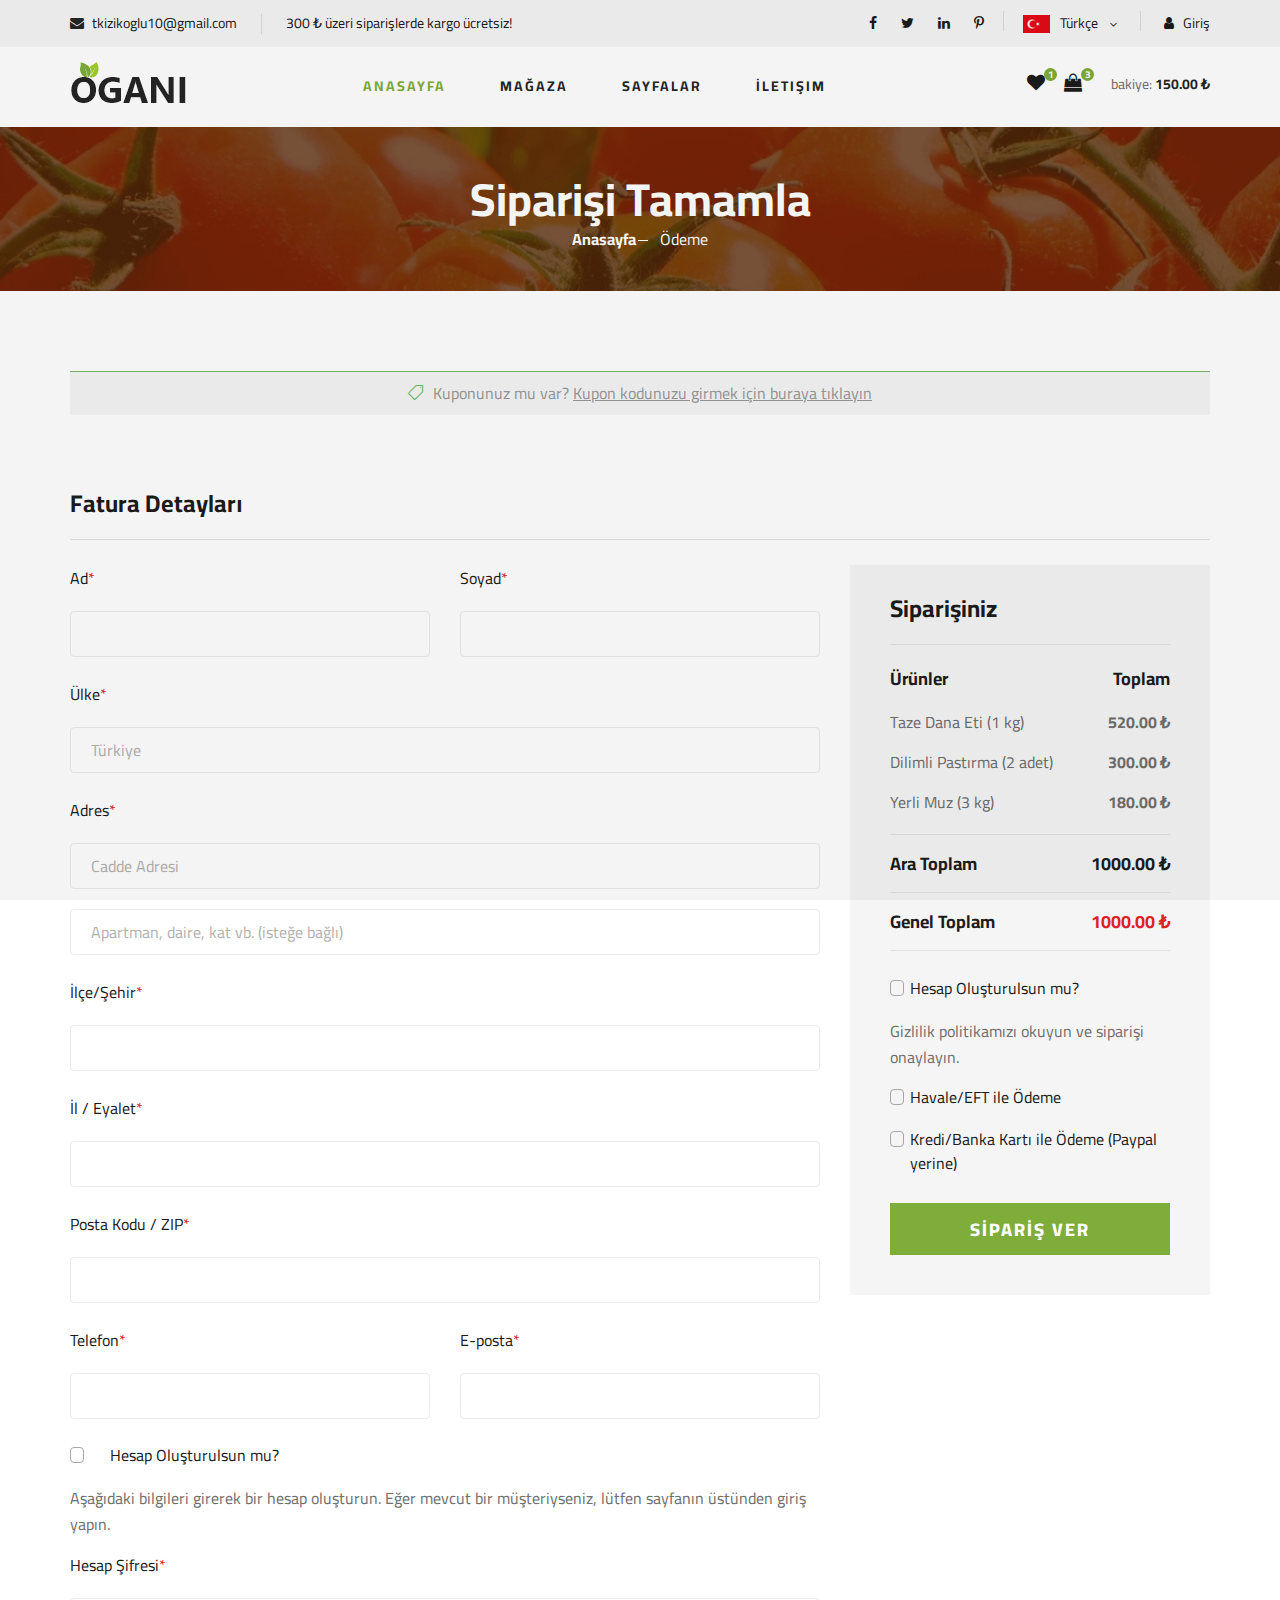
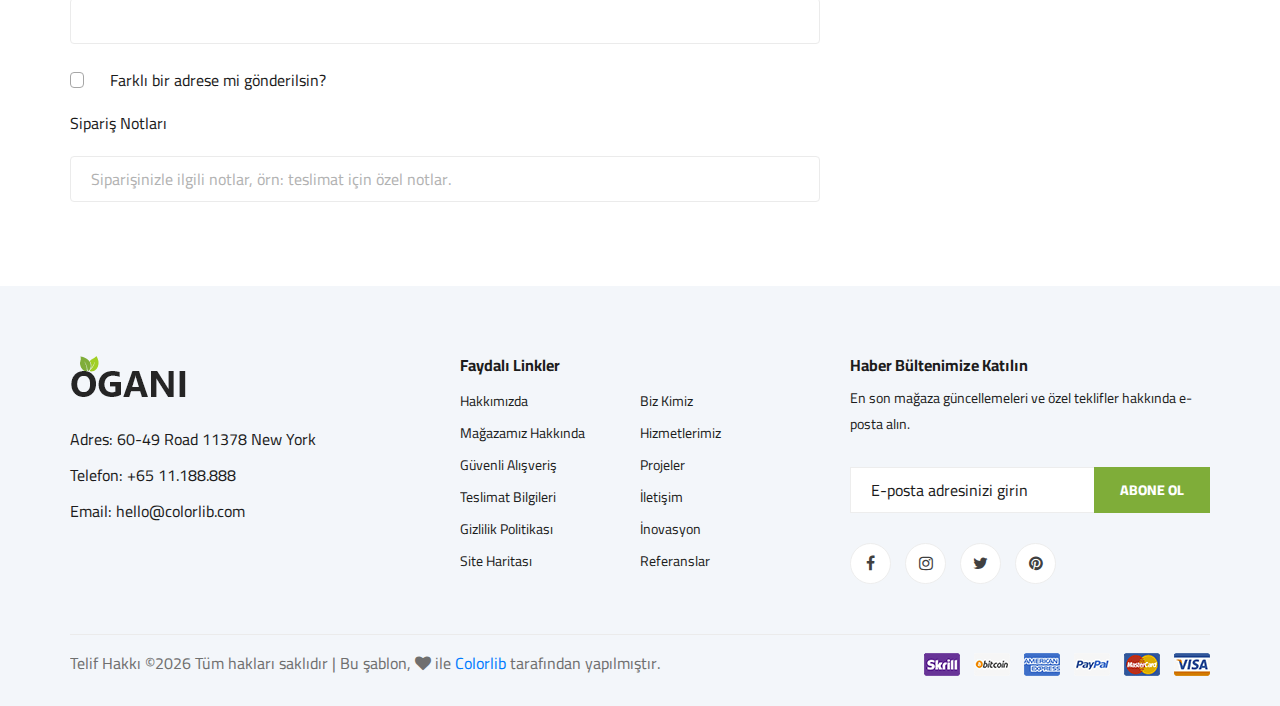
<file: checkout.html>
<!DOCTYPE html>
<html lang="zxx">

<head>
    <meta charset="UTF-8">
    <meta name="description" content="Ogani Template">
    <meta name="keywords" content="Ogani, unica, creative, html">
    <meta name="viewport" content="width=device-width, initial-scale=1.0">
    <meta http-equiv="X-UA-Compatible" content="ie=edge">
    <title>Ogani | Siparişi Tamamla</title>

    <link href="https://fonts.googleapis.com/css2?family=Cairo:wght@200;300;400;600;900&display=swap" rel="stylesheet">

    <link rel="stylesheet" href="css/bootstrap.min.css" type="text/css">
    <link rel="stylesheet" href="css/font-awesome.min.css" type="text/css">
    <link rel="stylesheet" href="css/elegant-icons.css" type="text/css">
    <link rel="stylesheet" href="css/nice-select.css" type="text/css">
    <link rel="stylesheet" href="css/jquery-ui.min.css" type="text/css">
    <link rel="stylesheet" href="css/owl.carousel.min.css" type="text/css">
    <link rel="stylesheet" href="css/slicknav.min.css" type="text/css">
    <link rel="stylesheet" href="css/style.css" type="text/css">
</head>

<body>
    <div id="preloder">
        <div class="loader"></div>
    </div>
    <div class="humberger__menu__overlay"></div>
    <div class="humberger__menu__wrapper">
        <div class="humberger__menu__logo">
            <a href="#"><img src="img/logo.png" alt=""></a>
        </div>
        <div class="humberger__menu__cart">
            <ul>
                <li><a href="#"><i class="fa fa-heart"></i> <span>1</span></a></li>
                <li><a href="shoping-cart.html"><i class="fa fa-shopping-bag"></i> <span>3</span></a></li>
            </ul>
            <div class="header__cart__price">bakiye: <span>150.00 ₺</span></div>
        </div>
        <div class="humberger__menu__widget">
            <div class="header__top__right__language">
                <img src="img/languageFlag.png" alt="">
                <div>Türkçe</div>
                <span class="arrow_carrot-down"></span>
                <ul>
                    <li><a href="#">Türkçe</a></li>
                    <li><a href="#">English</a></li>
                </ul>
            </div>
            <div class="header__top__right__auth">
                <a href="#" data-toggle="modal" data-target="#loginModal"><i class="fa fa-user"></i> Giriş</a>
            </div>
        </div>
        <nav class="humberger__menu__nav mobile-menu">
             <ul>
                            <li class="active"><a href="./index.html">Anasayfa</a></li>
                            <li><a href="./shop-grid.html">Mağaza</a></li>
                            <li><a href="#">Sayfalar</a>
                                <ul class="header__menu__dropdown">
                                    <li><a href="./about.html">Biz Kimiz?</a></li>
                                    <li><a href="./shoping-cart.html">Alışveriş Sepeti</a></li>
                                    <li><a href="./checkout.html">Alışverişi Tamamla</a></li>
                                    <li><a href="./campaigns.html">Tüm Kampanyalar</a></li>
                                </ul>
                            </li>                            
                            <li><a href="./contact.html">İletişim</a></li>
                            
                        </ul>
        </nav>
        <div id="mobile-menu-wrap"></div>
        <div class="header__top__right__social">
            <a href="#"><i class="fa fa-facebook"></i></a>
            <a href="#"><i class="fa fa-twitter"></i></a>
            <a href="#"><i class="fa fa-linkedin"></i></a>
            <a href="#"><i class="fa fa-pinterest-p"></i></a>
        </div>
        <div class="humberger__menu__contact">
            <ul>
                <li><i class="fa fa-envelope"></i> tkizikoglu10@gmail.com</li>
                <li>300 ₺ üzeri siparişlerde kargo ücretsiz!</li>
            </ul>
        </div>
    </div>
    <header class="header">
        <div class="header__top">
            <div class="container">
                <div class="row">
                    <div class="col-lg-6">
                        <div class="header__top__left">
                            <ul>
                                <li><i class="fa fa-envelope"></i> tkizikoglu10@gmail.com</li>
                                <li>300 ₺ üzeri siparişlerde kargo ücretsiz!</li>
                            </ul>
                        </div>
                    </div>
                    <div class="col-lg-6">
                        <div class="header__top__right">
                            <div class="header__top__right__social">
                                <a href="#"><i class="fa fa-facebook"></i></a>
                                <a href="#"><i class="fa fa-twitter"></i></a>
                                <a href="#"><i class="fa fa-linkedin"></i></a>
                                <a href="#"><i class="fa fa-pinterest-p"></i></a>
                            </div>
                            <div class="header__top__right__language">
                                <img src="img/languageFlag.png" alt="">
                                <div>Türkçe</div>
                                <span class="arrow_carrot-down"></span>
                                <ul>
                                    <li><a href="#">Türkçe</a></li>
                                    <li><a href="#">English</a></li>
                                </ul>
                            </div>
                            <div class="header__top__right__auth">
                                <a href="#" data-toggle="modal" data-target="#loginModal"><i class="fa fa-user"></i> Giriş</a>
                            </div>
                        </div>
                    </div>
                </div>
            </div>
        </div>
        <div class="container">
            <div class="row">
                <div class="col-lg-3">
                    <div class="header__logo">
                        <a href="./index.html"><img src="img/logo.png" alt=""></a>
                    </div>
                </div>
                <div class="col-lg-6">
                    <nav class="header__menu">
                         <ul>
                            <li class="active"><a href="./index.html">Anasayfa</a></li>
                            <li><a href="./shop-grid.html">Mağaza</a></li>
                            <li><a href="#">Sayfalar</a>
                                <ul class="header__menu__dropdown">
                                    <li><a href="./about.html">Biz Kimiz?</a></li>
                                    <li><a href="./shoping-cart.html">Alışveriş Sepeti</a></li>
                                    <li><a href="./checkout.html">Alışverişi Tamamla</a></li>
                                    <li><a href="./campaigns.html">Tüm Kampanyalar</a></li>
                                </ul>
                            </li>                            
                            <li><a href="./contact.html">İletişim</a></li>
                            
                        </ul>
                    </nav>
                </div>
                <div class="col-lg-3">
                    <div class="header__cart">
                        <ul>
                            <li><a href="#"><i class="fa fa-heart"></i> <span>1</span></a></li>
                            <li><a href="shoping-cart.html"><i class="fa fa-shopping-bag"></i> <span>3</span></a></li>
                        </ul>
                        <div class="header__cart__price">bakiye: <span>150.00 ₺</span></div>
                    </div>
                </div>
            </div>
            <div class="humberger__open">
                <i class="fa fa-bars"></i>
            </div>
        </div>
    </header>
    
    <section class="breadcrumb-section set-bg" data-setbg="img/breadcrumb.jpg">
        <div class="container">
            <div class="row">
                <div class="col-lg-12 text-center">
                    <div class="breadcrumb__text">
                        <h2>Siparişi Tamamla</h2>
                        <div class="breadcrumb__option">
                            <a href="./index.html">Anasayfa</a>
                            <span>Ödeme</span>
                        </div>
                    </div>
                </div>
            </div>
        </div>
    </section>
    <section class="checkout spad">
        <div class="container">
            <div class="row">
                <div class="col-lg-12">
                    <h6>
                        <span class="icon_tag_alt"></span> Kuponunuz mu var? <a href="#">Kupon kodunuzu girmek için buraya tıklayın</a>
                    </h6>
                </div>
            </div>
            
            <div class="checkout__form">
                <h4>Fatura Detayları</h4>
                <form action="#">
                    <div class="row">
                        <div class="col-lg-8 col-md-6">
                            <div class="row">
                                <div class="col-lg-6">
                                    <div class="checkout__input">
                                        <p>Ad<span>*</span></p>
                                        <input type="text">
                                    </div>
                                </div>
                                <div class="col-lg-6">
                                    <div class="checkout__input">
                                        <p>Soyad<span>*</span></p>
                                        <input type="text">
                                    </div>
                                </div>
                            </div>
                            <div class="checkout__input">
                                <p>Ülke<span>*</span></p>
                                <input type="text" value="Türkiye">
                            </div>
                            <div class="checkout__input">
                                <p>Adres<span>*</span></p>
                                <input type="text" placeholder="Cadde Adresi" class="checkout__input__add">
                                <input type="text" placeholder="Apartman, daire, kat vb. (isteğe bağlı)">
                            </div>
                            <div class="checkout__input">
                                <p>İlçe/Şehir<span>*</span></p>
                                <input type="text">
                            </div>
                            <div class="checkout__input">
                                <p>İl / Eyalet<span>*</span></p>
                                <input type="text">
                            </div>
                            <div class="checkout__input">
                                <p>Posta Kodu / ZIP<span>*</span></p>
                                <input type="text">
                            </div>
                            <div class="row">
                                <div class="col-lg-6">
                                    <div class="checkout__input">
                                        <p>Telefon<span>*</span></p>
                                        <input type="text">
                                    </div>
                                </div>
                                <div class="col-lg-6">
                                    <div class="checkout__input">
                                        <p>E-posta<span>*</span></p>
                                        <input type="text">
                                    </div>
                                </div>
                            </div>
                            <div class="checkout__input__checkbox">
                                <label for="acc">
                                    Hesap Oluşturulsun mu?
                                    <input type="checkbox" id="acc">
                                    <span class="checkmark"></span>
                                </label>
                            </div>
                            <p>Aşağıdaki bilgileri girerek bir hesap oluşturun. Eğer mevcut bir müşteriyseniz, lütfen sayfanın üstünden giriş yapın.</p>
                            <div class="checkout__input">
                                <p>Hesap Şifresi<span>*</span></p>
                                <input type="text">
                            </div>
                            <div class="checkout__input__checkbox">
                                <label for="diff-acc">
                                    Farklı bir adrese mi gönderilsin?
                                    <input type="checkbox" id="diff-acc">
                                    <span class="checkmark"></span>
                                </label>
                            </div>
                            <div class="checkout__input">
                                <p>Sipariş Notları</p>
                                <input type="text"
                                    placeholder="Siparişinizle ilgili notlar, örn: teslimat için özel notlar.">
                            </div>
                        </div>

                        <div class="col-lg-4 col-md-6">
                            <div class="checkout__order">
                                <h4>Siparişiniz</h4>
                                <div class="checkout__order__products">Ürünler <span>Toplam</span></div>
                                <ul>
                                    <li>Taze Dana Eti (1 kg) <span>520.00 ₺</span></li>
                                    <li>Dilimli Pastırma (2 adet) <span>300.00 ₺</span></li>
                                    <li>Yerli Muz (3 kg) <span>180.00 ₺</span></li>
                                </ul>
                                <div class="checkout__order__subtotal">Ara Toplam <span>1000.00 ₺</span></div>
                                <div class="checkout__order__total">Genel Toplam <span>1000.00 ₺</span></div>
                                
                                <div class="checkout__input__checkbox">
                                    <label for="acc-or">
                                        Hesap Oluşturulsun mu?
                                        <input type="checkbox" id="acc-or">
                                        <span class="checkmark"></span>
                                    </label>
                                </div>
                                <p>Gizlilik politikamızı okuyun ve siparişi onaylayın.</p>
                                
                                <div class="checkout__input__checkbox">
                                    <label for="payment">
                                        Havale/EFT ile Ödeme
                                        <input type="checkbox" id="payment">
                                        <span class="checkmark"></span>
                                    </label>
                                </div>
                                <div class="checkout__input__checkbox">
                                    <label for="paypal">
                                        Kredi/Banka Kartı ile Ödeme (Paypal yerine)
                                        <input type="checkbox" id="paypal">
                                        <span class="checkmark"></span>
                                    </label>
                                </div>
                                <button type="submit" class="site-btn">SİPARİŞ VER</button>
                            </div>
                        </div>
                    </div>
                </form>
            </div>
        </div>
    </section>
    <div class="modal fade" id="loginModal" tabindex="-1" role="dialog" aria-labelledby="loginModalLabel" aria-hidden="true">
        <div class="modal-dialog" role="document">
            <div class="modal-content">
                <div class="modal-header">
                    <h5 class="modal-title" id="loginModalLabel">Giriş Yap</h5>
                    <button type="button" class="close" data-dismiss="modal" aria-label="Kapat">
                        <span aria-hidden="true">&times;</span>
                    </button>
                </div>
                <div class="modal-body">
                    <div class="contact-form">
                        <form action="#">
                            <div class="row">
                                <div class="col-lg-12">
                                    <p class="text-center text-muted">Hesabınıza erişmek için e-posta ve şifrenizi girin.</p>
                                </div>
                                <div class="col-lg-12">
                                    <input type="text" placeholder="E-posta veya Kullanıcı Adı">
                                </div>
                                <div class="col-lg-12">
                                    <input type="password" placeholder="Şifre">
                                </div>
                                <div class="col-lg-12 mb-3">
                                    <label for="admin-check">
                                        <input type="checkbox" id="admin-check"> Yönetici (Admin) olarak giriş yap
                                    </label>
                                </div>
                                <div class="col-lg-12 text-center">
                                    <button type="submit" class="site-btn btn-block">GİRİŞ YAP</button>
                                </div>
                                <div class="col-lg-12 text-center mt-3">
                                    <a href="#" class="small text-muted">Şifremi Unuttum</a> | 
                                    <a href="#" class="small text-muted">Yeni Hesap Oluştur</a>
                                </div>
                            </div>
                        </form>
                    </div>
                </div>
            </div>
        </div>
    </div>
    <footer class="footer spad">
        <div class="container">
            <div class="row">
                <div class="col-lg-3 col-md-6 col-sm-6">
                    <div class="footer__about">
                        <div class="footer__about__logo">
                            <a href="./index.html"><img src="img/logo.png" alt=""></a>
                        </div>
                        <ul>
                            <li>Adres: 60-49 Road 11378 New York</li>
                            <li>Telefon: +65 11.188.888</li>
                            <li>Email: hello@colorlib.com</li>
                        </ul>
                    </div>
                </div>
                <div class="col-lg-4 col-md-6 col-sm-6 offset-lg-1">
                    <div class="footer__widget">
                        <h6>Faydalı Linkler</h6>
                        <ul>
                            <li><a href="#">Hakkımızda</a></li>
                            <li><a href="#">Mağazamız Hakkında</a></li>
                            <li><a href="#">Güvenli Alışveriş</a></li>
                            <li><a href="#">Teslimat Bilgileri</a></li>
                            <li><a href="#">Gizlilik Politikası</a></li>
                            <li><a href="#">Site Haritası</a></li>
                        </ul>
                        <ul>
                            <li><a href="#">Biz Kimiz</a></li>
                            <li><a href="#">Hizmetlerimiz</a></li>
                            <li><a href="#">Projeler</a></li>
                            <li><a href="#">İletişim</a></li>
                            <li><a href="#">İnovasyon</a></li>
                            <li><a href="#">Referanslar</a></li>
                        </ul>
                    </div>
                </div>
                <div class="col-lg-4 col-md-12">
                    <div class="footer__widget">
                        <h6>Haber Bültenimize Katılın</h6>
                        <p>En son mağaza güncellemeleri ve özel teklifler hakkında e-posta alın.</p>
                        <form action="#">
                            <input type="text" placeholder="E-posta adresinizi girin">
                            <button type="submit" class="site-btn">Abone Ol</button>
                        </form>
                        <div class="footer__widget__social">
                            <a href="#"><i class="fa fa-facebook"></i></a>
                            <a href="#"><i class="fa fa-instagram"></i></a>
                            <a href="#"><i class="fa fa-twitter"></i></a>
                            <a href="#"><i class="fa fa-pinterest"></i></a>
                        </div>
                    </div>
                </div>
            </div>
            <div class="row">
                <div class="col-lg-12">
                    <div class="footer__copyright">
                        <div class="footer__copyright__text">
                            <p>
                                Telif Hakkı &copy;<script>document.write(new Date().getFullYear());</script> Tüm hakları saklıdır | Bu şablon, <i class="fa fa-heart" aria-hidden="true"></i> ile <a href="https://colorlib.com" target="_blank">Colorlib</a> tarafından yapılmıştır.
                            </p>
                        </div>
                        <div class="footer__copyright__payment"><img src="img/payment-item.png" alt=""></div>
                    </div>
                </div>
            </div>
        </div>
    </footer>
    <script src="js/jquery-3.3.1.min.js"></script>
    <script src="js/bootstrap.min.js"></script>
    <script src="js/jquery.nice-select.min.js"></script>
    <script src="js/jquery-ui.min.js"></script>
    <script src="js/jquery.slicknav.js"></script>
    <script src="js/mixitup.min.js"></script>
    <script src="js/owl.carousel.min.js"></script>
    <script src="js/main.js"></script>

</body>

</html>
</file>
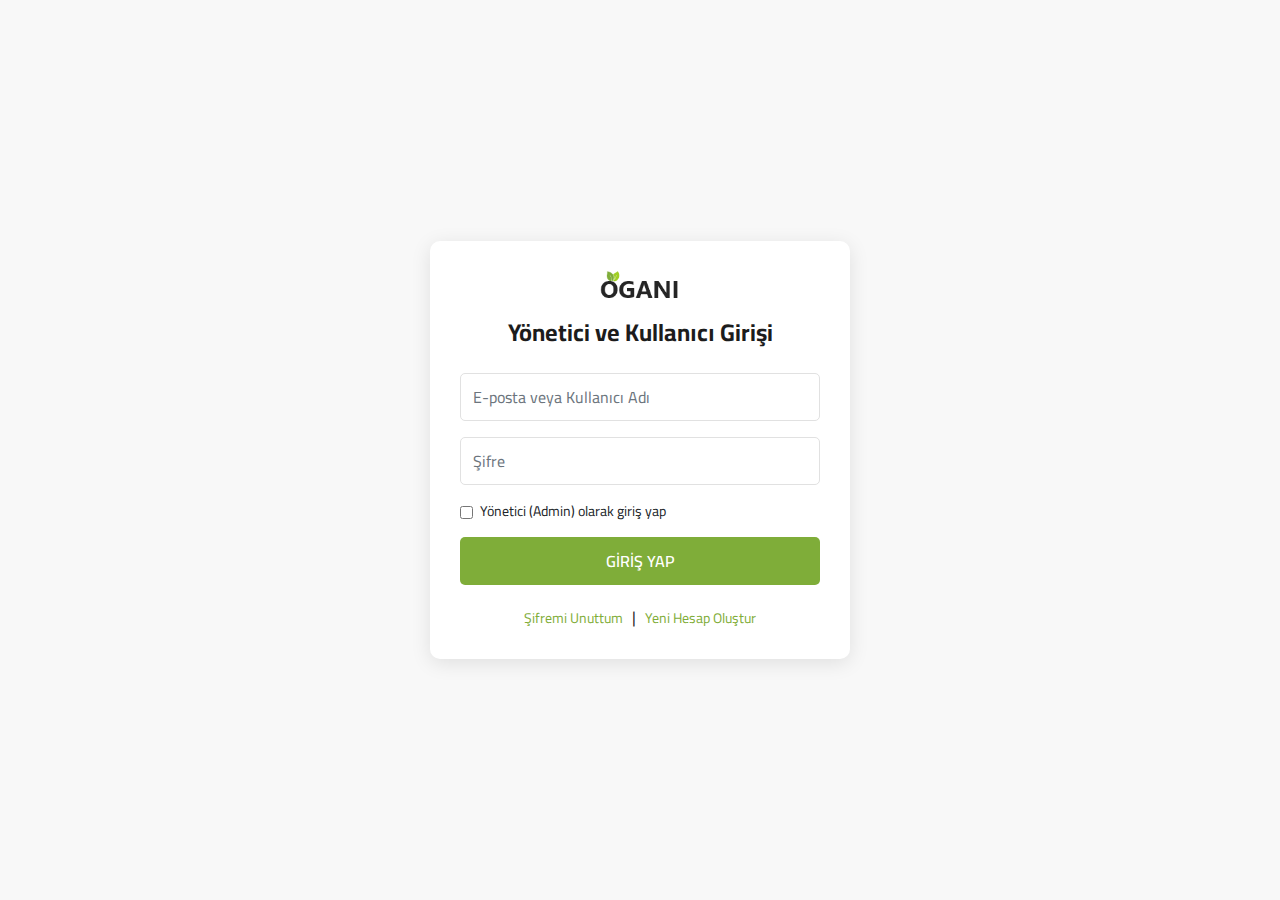
<file: login-page.html>
<!DOCTYPE html>
<html lang="tr">

<head>
    <meta charset="UTF-8">
    <meta name="viewport" content="width=device-width, initial-scale=1.0">
    <title>Giriş Yap | Yönetici & Kullanıcı</title>
    
    <link href="https://fonts.googleapis.com/css2?family=Cairo:wght@200;300;400;600;900&display=swap" rel="stylesheet">
    
    <link rel="stylesheet" href="css/bootstrap.min.css" type="text/css">
    <link rel="stylesheet" href="css/font-awesome.min.css" type="text/css">
    
    <style>
        /* ====================================
           GİRİŞ SAYFASI ÖZEL CSS STİLLERİ
           ==================================== */
        
        body {
            font-family: 'Cairo', sans-serif;
            background-color: #f8f8f8;
            display: flex;
            justify-content: center;
            align-items: center;
            min-height: 100vh;
            margin: 0;
            padding: 20px;
        }

        /* Ana Giriş Kartı */
        .login-container {
            max-width: 420px;
            width: 100%;
            background: #fff;
            padding: 30px;
            border-radius: 10px;
            box-shadow: 0 4px 20px rgba(0, 0, 0, 0.1);
        }

        .login-header {
            text-align: center;
            margin-bottom: 25px;
        }

        .login-header img {
            max-width: 80px;
            margin-bottom: 15px;
        }

        .login-header h4 {
            color: #1c1c1c;
            font-weight: 700;
        }

        /* Form Elemanları */
        .form-control {
            border-radius: 5px;
            border: 1px solid #e1e1e1;
            height: 48px;
            margin-bottom: 15px;
        }

        /* Ogani Tema Rengi */
        .site-btn {
            background: #7fad39;
            color: #fff;
            border: none;
            padding: 12px 0;
            font-size: 16px;
            font-weight: 600;
            border-radius: 5px;
            transition: background-color 0.3s;
            cursor: pointer;
            width: 100%;
        }

        .site-btn:hover {
            background: #6a9531;
        }
        
        /* Checkbox Stili (Yönetici Girişi) */
        .form-check {
            margin-bottom: 15px;
            font-size: 14px;
        }
        .form-check-input {
            margin-top: 0.3rem;
        }

        /* Linkler */
        .link-text {
            display: block;
            margin-top: 20px;
            text-align: center;
        }
        .link-text a {
            color: #7fad39;
            font-size: 14px;
            text-decoration: none;
            margin: 0 5px;
        }
        .link-text a:hover {
            text-decoration: underline;
        }
        
        /* Admin Vurgusu (İsteğe bağlı) */
        #admin-check:checked ~ label {
            color: #7fad39;
            font-weight: 600;
        }
    </style>
</head>

<body>

    <div class="login-container">
        <div class="login-header">
            <a href="../index.html">
                <img src="img/logo.png" alt="Logo"> 
            </a>
            <h4>Yönetici ve Kullanıcı Girişi</h4>
        </div>

        <form action="#">
            
            <div class="form-group">
                <input type="email" class="form-control" id="email" placeholder="E-posta veya Kullanıcı Adı" required>
            </div>
            
            <div class="form-group">
                <input type="password" class="form-control" id="password" placeholder="Şifre" required>
            </div>

            <div class="form-check">
                <input type="checkbox" class="form-check-input" id="admin-check">
                <label class="form-check-label" for="admin-check">Yönetici (Admin) olarak giriş yap</label>
            </div>
            
            <button type="submit" class="site-btn" id="login-button">GİRİŞ YAP</button>
            
            <div class="link-text">
                <a href="#">Şifremi Unuttum</a> | 
                <a href="#">Yeni Hesap Oluştur</a>
            </div>
        </form>
    </div>

    <script src="js/jquery-3.3.1.min.js"></script>
    <script src="js/bootstrap.min.js"></script>
   <script>
    // Bu scriptler sayfanın alt kısmında olmalıdır

    // Admin panelinin aynı dizinde olduğunu varsayıyoruz: admin-dashboard.html
    const ADMIN_PAGE = './admin/admin-header.html'; 
    
    // Ana sayfanın bir üst dizinde olduğunu varsayıyoruz: ../index.html
    const USER_PAGE = './index.html'; 

    $('#login-button').on('click', function(e) {
        e.preventDefault(); // Formun submit olmasını ve sayfanın yenilenmesini engeller

        const isAdminChecked = $('#admin-check').is(':checked');
        
        // --- SİMÜLASYON MANTIĞI ---
        
        // Gerçek bir uygulamada burada e-posta/şifre kontrolü yapılır.
        // Biz sadece yönlendirmeyi simüle ediyoruz.
        
        if (isAdminChecked) {
            // Yönetici (Admin) Girişi
            
            // Eğer Admin olarak giriş yapılıyorsa ve simülasyon başarılı ise:
            // Alert (Opsiyonel)
            alert('Yönetici Girişi Başarılı! Admin Paneline Yönlendiriliyor...'); 
            
            // YÖNLENDİRME: Admin Paneli
            window.location.href = ADMIN_PAGE; 
            
        } else {
            // Normal Kullanıcı Girişi
            
            // Eğer Kullanıcı olarak giriş yapılıyorsa ve simülasyon başarılı ise:
            // Alert (Opsiyonel)
            alert('Kullanıcı Girişi Başarılı! Ana Sayfaya Yönlendiriliyor...');
            
            // YÖNLENDİRME: Ana Sayfa
            window.location.href = USER_PAGE; 
        }
        
        // Eğer giriş bilgileri yanlışsa, burada bir hata mesajı gösterilebilir.
        // Örneğin: $('#error-message').text('Kullanıcı adı veya şifre yanlış.').show();
    });
</script>
    
</body>
</html>
</file>
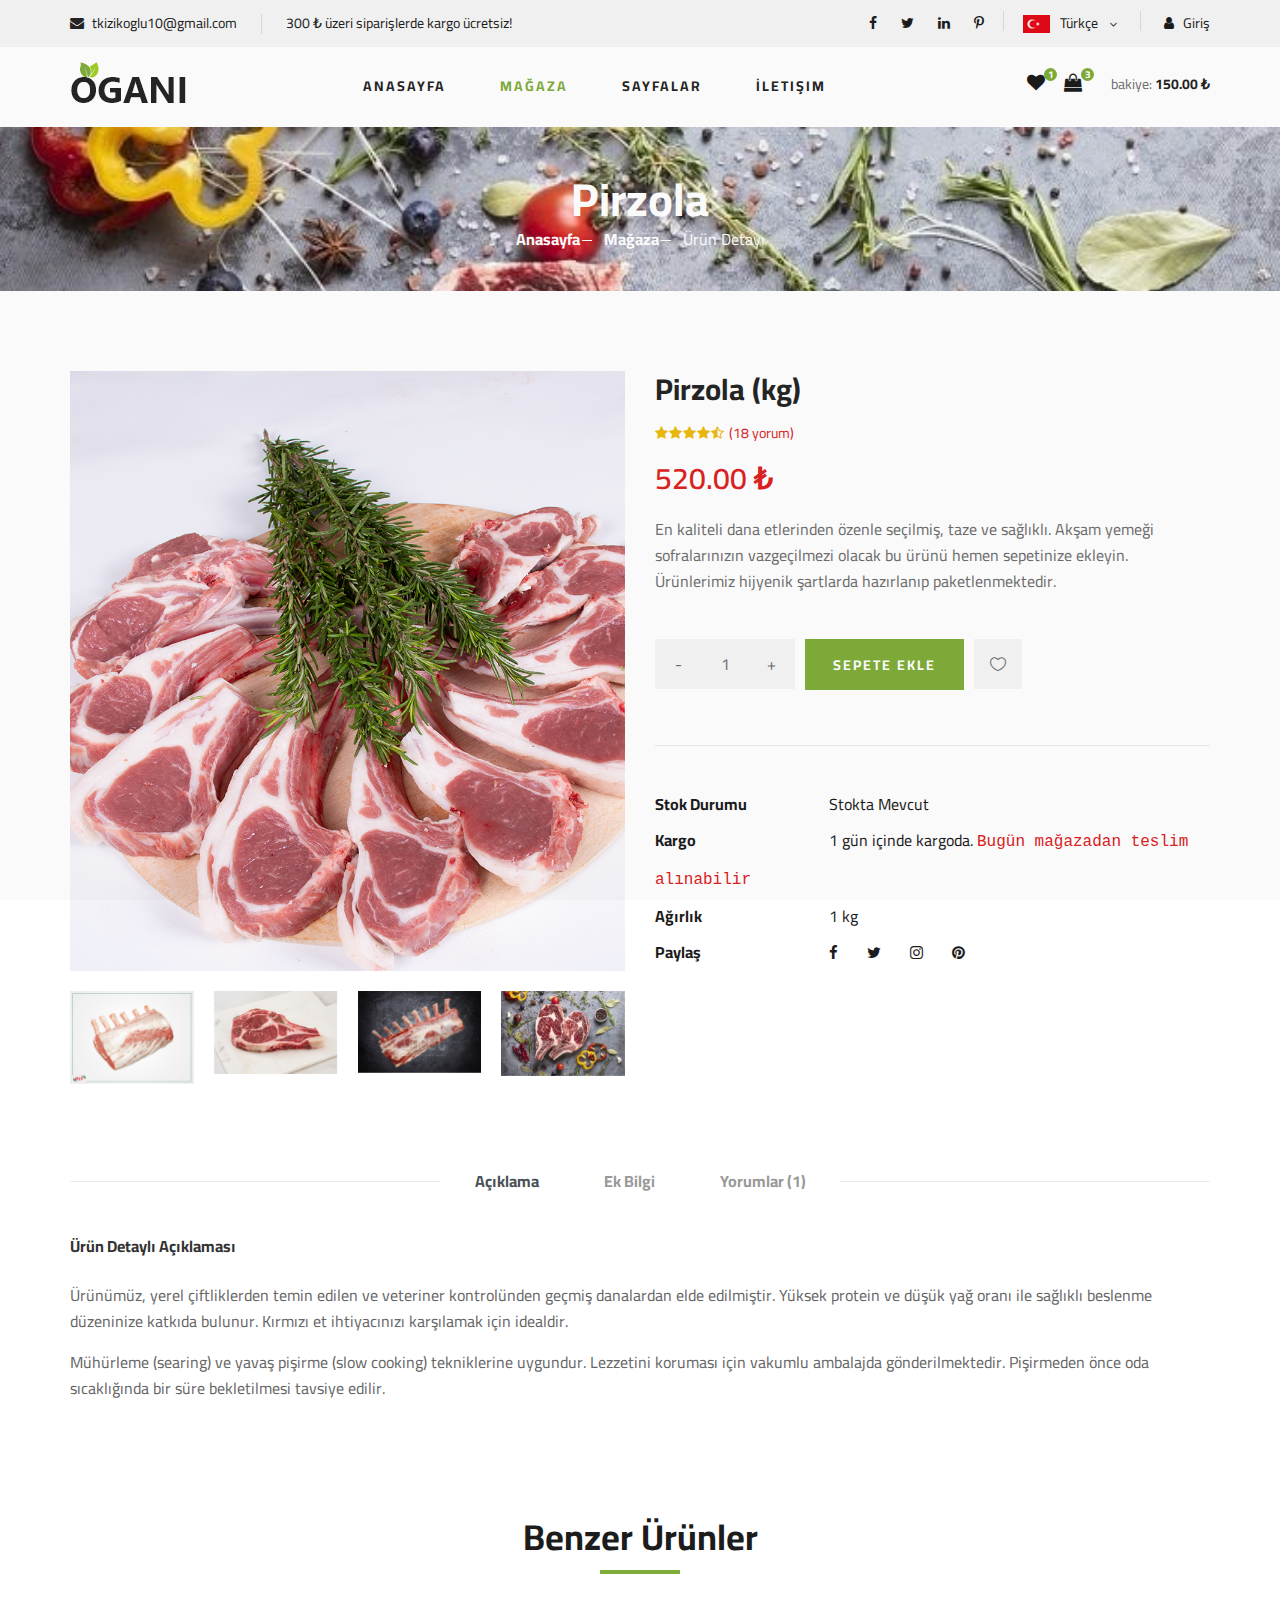
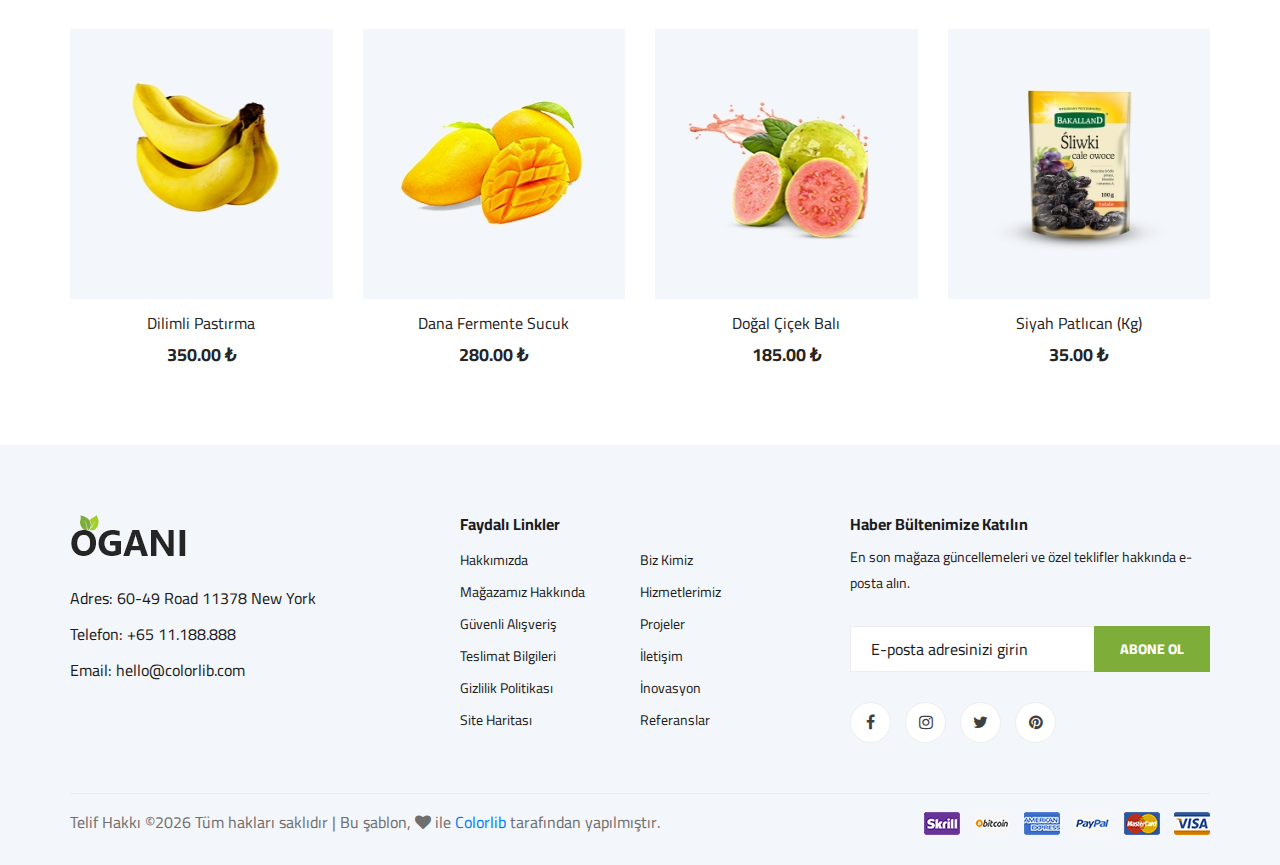
<file: shop-details.html>
<!DOCTYPE html>
<html lang="zxx">

<head>
    <meta charset="UTF-8">
    <meta name="description" content="Ogani Template">
    <meta name="keywords" content="Ogani, unica, creative, html">
    <meta name="viewport" content="width=device-width, initial-scale=1.0">
    <meta http-equiv="X-UA-Compatible" content="ie=edge">
    <title>Ogani | Ürün Detayı</title>

    <link href="https://fonts.googleapis.com/css2?family=Cairo:wght@200;300;400;600;900&display=swap" rel="stylesheet">

    <link rel="stylesheet" href="css/bootstrap.min.css" type="text/css">
    <link rel="stylesheet" href="css/font-awesome.min.css" type="text/css">
    <link rel="stylesheet" href="css/elegant-icons.css" type="text/css">
    <link rel="stylesheet" href="css/nice-select.css" type="text/css">
    <link rel="stylesheet" href="css/jquery-ui.min.css" type="text/css">
    <link rel="stylesheet" href="css/owl.carousel.min.css" type="text/css">
    <link rel="stylesheet" href="css/slicknav.min.css" type="text/css">
    <link rel="stylesheet" href="css/style.css" type="text/css">
</head>

<body>
    <div id="preloder">
        <div class="loader"></div>
    </div>
    <div class="humberger__menu__overlay"></div>
    <div class="humberger__menu__wrapper">
        <div class="humberger__menu__logo">
            <a href="#"><img src="img/logo.png" alt=""></a>
        </div>
        <div class="humberger__menu__cart">
            <ul>
                <li><a href="#"><i class="fa fa-heart"></i> <span>1</span></a></li>
                <li><a href="./shoping-cart.html"><i class="fa fa-shopping-bag"></i> <span>3</span></a></li>
            </ul>
            <div class="header__cart__price">bakiye: <span>150.00 ₺</span></div>
        </div>
        <div class="humberger__menu__widget">
            <div class="header__top__right__language">
                <img src="img/languageFlag.png" alt="">
                <div>Türkçe</div>
                <span class="arrow_carrot-down"></span>
                <ul>
                    <li><a href="#">Türkçe</a></li>
                    <li><a href="#">English</a></li>
                </ul>
            </div>
            <div class="header__top__right__auth">
                <a href="#" data-toggle="modal" data-target="#loginModal"><i class="fa fa-user"></i> Giriş</a>
            </div>
        </div>
        <nav class="humberger__menu__nav mobile-menu">
            <ul>
                <li><a href="./index.html">Anasayfa</a></li>
                <li class="active"><a href="./shop-grid.html">Mağaza</a></li>
                <li><a href="#">Sayfalar</a>
                    <ul class="header__menu__dropdown">
                        <li><a href="./about.html">Biz Kimiz?</a></li>
                        <li><a href="./shoping-cart.html">Alışveriş Sepeti</a></li>
                        <li><a href="./checkout.html">Alışverişi Tamamla</a></li>
                        <li><a href="./campaign-details.html">Tüm Kampanyalar</a></li>
                    </ul>
                </li>
                <li><a href="./blog.html">Blog</a></li>
                <li><a href="./contact.html">İletişim</a></li>
            </ul>
        </nav>
        <div id="mobile-menu-wrap"></div>
        <div class="header__top__right__social">
            <a href="#"><i class="fa fa-facebook"></i></a>
            <a href="#"><i class="fa fa-twitter"></i></a>
            <a href="#"><i class="fa fa-linkedin"></i></a>
            <a href="#"><i class="fa fa-pinterest-p"></i></a>
        </div>
        <div class="humberger__menu__contact">
            <ul>
                <li><i class="fa fa-envelope"></i> tkizikoglu10@gmail.com</li>
                <li>300 ₺ üzeri siparişlerde kargo ücretsiz!</li>
            </ul>
        </div>
    </div>
    <header class="header">
        <div class="header__top">
            <div class="container">
                <div class="row">
                    <div class="col-lg-6">
                        <div class="header__top__left">
                            <ul>
                                <li><i class="fa fa-envelope"></i> tkizikoglu10@gmail.com</li>
                                <li>300 ₺ üzeri siparişlerde kargo ücretsiz!</li>
                            </ul>
                        </div>
                    </div>
                    <div class="col-lg-6">
                        <div class="header__top__right">
                            <div class="header__top__right__social">
                                <a href="#"><i class="fa fa-facebook"></i></a>
                                <a href="#"><i class="fa fa-twitter"></i></a>
                                <a href="#"><i class="fa fa-linkedin"></i></a>
                                <a href="#"><i class="fa fa-pinterest-p"></i></a>
                            </div>
                            <div class="header__top__right__language">
                                <img src="img/languageFlag.png" alt="">
                                <div>Türkçe</div>
                                <span class="arrow_carrot-down"></span>
                                <ul>
                                    <li><a href="#">Türkçe</a></li>
                                    <li><a href="#">English</a></li>
                                </ul>
                            </div>
                            <div class="header__top__right__auth">
                                <a href="#" data-toggle="modal" data-target="#loginModal"><i class="fa fa-user"></i> Giriş</a>
                            </div>
                        </div>
                    </div>
                </div>
            </div>
        </div>
        <div class="container">
            <div class="row">
                <div class="col-lg-3">
                    <div class="header__logo">
                        <a href="./index.html"><img src="img/logo.png" alt=""></a>
                    </div>
                </div>
                <div class="col-lg-6">
                    <nav class="header__menu">
                        <ul>
                            <li><a href="./index.html">Anasayfa</a></li>
                            <li class="active"><a href="./shop-grid.html">Mağaza</a></li>
                            <li><a href="#">Sayfalar</a>
                                <ul class="header__menu__dropdown">
                                    <li><a href="./about.html">Biz Kimiz?</a></li>
                                    <li><a href="./shoping-cart.html">Alışveriş Sepeti</a></li>
                                    <li><a href="./checkout.html">Alışverişi Tamamla</a></li>
                                    <li><a href="./campaign-details.html">Tüm Kampanyalar</a></li>
                                </ul>
                            </li>
                           
                            <li><a href="./contact.html">İletişim</a></li>
                        </ul>
                    </nav>
                </div>
                <div class="col-lg-3">
                    <div class="header__cart">
                        <ul>
                            <li><a href="#"><i class="fa fa-heart"></i> <span>1</span></a></li>
                            <li><a href="./shoping-cart.html"><i class="fa fa-shopping-bag"></i> <span>3</span></a></li>
                        </ul>
                        <div class="header__cart__price">bakiye: <span>150.00 ₺</span></div>
                    </div>
                </div>
            </div>
            <div class="humberger__open">
                <i class="fa fa-bars"></i>
            </div>
        </div>
    </header>
    
    <section class="breadcrumb-section set-bg" data-setbg="img/5.jpg">
        <div class="container">
            <div class="row">
                <div class="col-lg-12 text-center">
                    <div class="breadcrumb__text">
                        <h2>Pirzola</h2>
                        <div class="breadcrumb__option">
                            <a href="./index.html">Anasayfa</a>
                            <a href="./shop-grid.html">Mağaza</a>
                            <span>Ürün Detayı</span>
                        </div>
                    </div>
                </div>
            </div>
        </div>
    </section>
    <section class="product-details spad">
        <div class="container">
            <div class="row">
                <div class="col-lg-6 col-md-6">
                    <div class="product__details__pic">
                        <div class="product__details__pic__item">
                            <img class="product__details__pic__item--large"
                                src="img/categories/cat-1.jpg" alt="Ana Görsel">
                        </div>
                        <div class="product__details__pic__slider owl-carousel">
                            <img data-imgbigurl="img/"
                                src="img/7.jpg" alt="Küçük Görsel 1">
                            <img data-imgbigurl="img/product/details/product-details-3.jpg"
                                src="img/3.jpg" alt="Küçük Görsel 2">
                            <img data-imgbigurl="img/product/details/product-details-5.jpg"
                                src="img/4.jpg" alt="Küçük Görsel 3">
                            <img data-imgbigurl="img/product/details/product-details-4.jpg"
                                src="img/5.jpg" alt="Küçük Görsel 4">
                        </div>
                    </div>
                </div>
                
                <div class="col-lg-6 col-md-6">
                    <div class="product__details__text">
                        <h3>Pirzola (kg)</h3>
                        <div class="product__details__rating">
                            <i class="fa fa-star"></i>
                            <i class="fa fa-star"></i>
                            <i class="fa fa-star"></i>
                            <i class="fa fa-star"></i>
                            <i class="fa fa-star-half-o"></i>
                            <span>(18 yorum)</span>
                        </div>
                        <div class="product__details__price">520.00 ₺</div>
                        <p>En kaliteli dana etlerinden özenle seçilmiş, taze ve sağlıklı. Akşam yemeği sofralarınızın vazgeçilmezi olacak bu ürünü hemen sepetinize ekleyin. Ürünlerimiz hijyenik şartlarda hazırlanıp paketlenmektedir.</p>
                        
                        <div class="product__details__quantity">
                            <div class="quantity">
                                <div class="pro-qty">
                                    <input type="text" value="1">
                                </div>
                            </div>
                        </div>
                        
                        <a href="#" class="primary-btn">SEPETE EKLE</a>
                        <a href="#" class="heart-icon" title="Favorilere Ekle"><span class="icon_heart_alt"></span></a>
                        
                        <ul>
                            <li><b>Stok Durumu</b> <span>Stokta Mevcut</span></li>
                            <li><b>Kargo</b> <span>1 gün içinde kargoda. <samp>Bugün mağazadan teslim alınabilir</samp></span></li>
                            <li><b>Ağırlık</b> <span>1 kg</span></li>
                            <li><b>Paylaş</b>
                                <div class="share">
                                    <a href="#"><i class="fa fa-facebook"></i></a>
                                    <a href="#"><i class="fa fa-twitter"></i></a>
                                    <a href="#"><i class="fa fa-instagram"></i></a>
                                    <a href="#"><i class="fa fa-pinterest"></i></a>
                                </div>
                            </li>
                        </ul>
                    </div>
                </div>
                
                <div class="col-lg-12">
                    <div class="product__details__tab">
                        <ul class="nav nav-tabs" role="tablist">
                            <li class="nav-item">
                                <a class="nav-link active" data-toggle="tab" href="#tabs-1" role="tab"
                                    aria-selected="true">Açıklama</a>
                            </li>
                            <li class="nav-item">
                                <a class="nav-link" data-toggle="tab" href="#tabs-2" role="tab"
                                    aria-selected="false">Ek Bilgi</a>
                            </li>
                            <li class="nav-item">
                                <a class="nav-link" data-toggle="tab" href="#tabs-3" role="tab"
                                    aria-selected="false">Yorumlar <span>(1)</span></a>
                            </li>
                        </ul>
                        <div class="tab-content">
                            <div class="tab-pane active" id="tabs-1" role="tabpanel">
                                <div class="product__details__tab__desc">
                                    <h6>Ürün Detaylı Açıklaması</h6>
                                    <p>Ürünümüz, yerel çiftliklerden temin edilen ve veteriner kontrolünden geçmiş danalardan elde edilmiştir. Yüksek protein ve düşük yağ oranı ile sağlıklı beslenme düzeninize katkıda bulunur. Kırmızı et ihtiyacınızı karşılamak için idealdir.</p>
                                    <p>Mühürleme (searing) ve yavaş pişirme (slow cooking) tekniklerine uygundur. Lezzetini koruması için vakumlu ambalajda gönderilmektedir. Pişirmeden önce oda sıcaklığında bir süre bekletilmesi tavsiye edilir.</p>
                                </div>
                            </div>
                            <div class="tab-pane" id="tabs-2" role="tabpanel">
                                <div class="product__details__tab__desc">
                                    <h6>Besin Değerleri ve Menşei</h6>
                                    <p>Her 100 gram ürün yaklaşık: 25g Protein, 4g Yağ, 0g Karbonhidrat içerir. Menşei: Türkiye.</p>
                                    <p>Kırmızı et tüketimi, demir ve B12 vitamini açısından zengin olduğu için haftada bir veya iki kez önerilmektedir.</p>
                                </div>
                            </div>
                            <div class="tab-pane" id="tabs-3" role="tabpanel">
                                <div class="product__details__tab__desc">
                                    <h6>Müşteri Yorumları</h6>
                                    <p>Melisa : Ürün çok tazeydi.</p>
                                </div>
                            </div>
                        </div>
                    </div>
                </div>
            </div>
        </div>
    </section>
    <section class="related-product">
        <div class="container">
            <div class="row">
                <div class="col-lg-12">
                    <div class="section-title related__product__title">
                        <h2>Benzer Ürünler</h2>
                    </div>
                </div>
            </div>
            <div class="row">
                <div class="col-lg-3 col-md-4 col-sm-6">
                    <div class="product__item">
                        <div class="product__item__pic set-bg" data-setbg="img/product/product-2.jpg">
                            <ul class="product__item__pic__hover">
                                <li><a href="#"><i class="fa fa-heart"></i></a></li>
                                <li><a href="#"><i class="fa fa-retweet"></i></a></li>
                                <li><a href="#"><i class="fa fa-shopping-cart"></i></a></li>
                            </ul>
                        </div>
                        <div class="product__item__text">
                            <h6><a href="#">Dilimli Pastırma</a></h6>
                            <h5>350.00 ₺</h5>
                        </div>
                    </div>
                </div>
                <div class="col-lg-3 col-md-4 col-sm-6">
                    <div class="product__item">
                        <div class="product__item__pic set-bg" data-setbg="img/product/product-6.jpg">
                            <ul class="product__item__pic__hover">
                                <li><a href="#"><i class="fa fa-heart"></i></a></li>
                                <li><a href="#"><i class="fa fa-retweet"></i></a></li>
                                <li><a href="#"><i class="fa fa-shopping-cart"></i></a></li>
                            </ul>
                        </div>
                        <div class="product__item__text">
                            <h6><a href="#">Dana Fermente Sucuk</a></h6>
                            <h5>280.00 ₺</h5>
                        </div>
                    </div>
                </div>
                <div class="col-lg-3 col-md-4 col-sm-6">
                    <div class="product__item">
                        <div class="product__item__pic set-bg" data-setbg="img/product/product-3.jpg">
                            <ul class="product__item__pic__hover">
                                <li><a href="#"><i class="fa fa-heart"></i></a></li>
                                <li><a href="#"><i class="fa fa-retweet"></i></a></li>
                                <li><a href="#"><i class="fa fa-shopping-cart"></i></a></li>
                            </ul>
                        </div>
                        <div class="product__item__text">
                            <h6><a href="#">Doğal Çiçek Balı</a></h6>
                            <h5>185.00 ₺</h5>
                        </div>
                    </div>
                </div>
                <div class="col-lg-3 col-md-4 col-sm-6">
                    <div class="product__item">
                        <div class="product__item__pic set-bg" data-setbg="img/product/product-9.jpg">
                            <ul class="product__item__pic__hover">
                                <li><a href="#"><i class="fa fa-heart"></i></a></li>
                                <li><a href="#"><i class="fa fa-retweet"></i></a></li>
                                <li><a href="#"><i class="fa fa-shopping-cart"></i></a></li>
                            </ul>
                        </div>
                        <div class="product__item__text">
                            <h6><a href="#">Siyah Patlıcan (Kg)</a></h6>
                            <h5>35.00 ₺</h5>
                        </div>
                    </div>
                </div>
            </div>
        </div>
    </section>
    <div class="modal fade" id="loginModal" tabindex="-1" role="dialog" aria-labelledby="loginModalLabel" aria-hidden="true">
        <div class="modal-dialog" role="document">
            <div class="modal-content">
                <div class="modal-header">
                    <h5 class="modal-title" id="loginModalLabel">Giriş Yap</h5>
                    <button type="button" class="close" data-dismiss="modal" aria-label="Kapat">
                        <span aria-hidden="true">&times;</span>
                    </button>
                </div>
                <div class="modal-body">
                    <div class="contact-form">
                        <form action="#">
                            <div class="row">
                                <div class="col-lg-12">
                                    <p class="text-center text-muted">Hesabınıza erişmek için e-posta ve şifrenizi girin.</p>
                                </div>
                                <div class="col-lg-12">
                                    <input type="text" placeholder="E-posta veya Kullanıcı Adı">
                                </div>
                                <div class="col-lg-12">
                                    <input type="password" placeholder="Şifre">
                                </div>
                                <div class="col-lg-12 mb-3">
                                    <label for="admin-check">
                                        <input type="checkbox" id="admin-check"> Yönetici (Admin) olarak giriş yap
                                    </label>
                                </div>
                                <div class="col-lg-12 text-center">
                                    <button type="submit" class="site-btn btn-block">GİRİŞ YAP</button>
                                </div>
                                <div class="col-lg-12 text-center mt-3">
                                    <a href="#" class="small text-muted">Şifremi Unuttum</a> | 
                                    <a href="#" class="small text-muted">Yeni Hesap Oluştur</a>
                                </div>
                            </div>
                        </form>
                    </div>
                </div>
            </div>
        </div>
    </div>
    <footer class="footer spad">
        <div class="container">
            <div class="row">
                <div class="col-lg-3 col-md-6 col-sm-6">
                    <div class="footer__about">
                        <div class="footer__about__logo">
                            <a href="./index.html"><img src="img/logo.png" alt=""></a>
                        </div>
                        <ul>
                            <li>Adres: 60-49 Road 11378 New York</li>
                            <li>Telefon: +65 11.188.888</li>
                            <li>Email: hello@colorlib.com</li>
                        </ul>
                    </div>
                </div>
                <div class="col-lg-4 col-md-6 col-sm-6 offset-lg-1">
                    <div class="footer__widget">
                        <h6>Faydalı Linkler</h6>
                        <ul>
                            <li><a href="#">Hakkımızda</a></li>
                            <li><a href="#">Mağazamız Hakkında</a></li>
                            <li><a href="#">Güvenli Alışveriş</a></li>
                            <li><a href="#">Teslimat Bilgileri</a></li>
                            <li><a href="#">Gizlilik Politikası</a></li>
                            <li><a href="#">Site Haritası</a></li>
                        </ul>
                        <ul>
                            <li><a href="#">Biz Kimiz</a></li>
                            <li><a href="#">Hizmetlerimiz</a></li>
                            <li><a href="#">Projeler</a></li>
                            <li><a href="#">İletişim</a></li>
                            <li><a href="#">İnovasyon</a></li>
                            <li><a href="#">Referanslar</a></li>
                        </ul>
                    </div>
                </div>
                <div class="col-lg-4 col-md-12">
                    <div class="footer__widget">
                        <h6>Haber Bültenimize Katılın</h6>
                        <p>En son mağaza güncellemeleri ve özel teklifler hakkında e-posta alın.</p>
                        <form action="#">
                            <input type="text" placeholder="E-posta adresinizi girin">
                            <button type="submit" class="site-btn">Abone Ol</button>
                        </form>
                        <div class="footer__widget__social">
                            <a href="#"><i class="fa fa-facebook"></i></a>
                            <a href="#"><i class="fa fa-instagram"></i></a>
                            <a href="#"><i class="fa fa-twitter"></i></a>
                            <a href="#"><i class="fa fa-pinterest"></i></a>
                        </div>
                    </div>
                </div>
            </div>
            <div class="row">
                <div class="col-lg-12">
                    <div class="footer__copyright">
                        <div class="footer__copyright__text">
                            <p>
                                Telif Hakkı &copy;<script>document.write(new Date().getFullYear());</script> Tüm hakları saklıdır | Bu şablon, <i class="fa fa-heart" aria-hidden="true"></i> ile <a href="https://colorlib.com" target="_blank">Colorlib</a> tarafından yapılmıştır.
                            </p>
                        </div>
                        <div class="footer__copyright__payment"><img src="img/payment-item.png" alt=""></div>
                    </div>
                </div>
            </div>
        </div>
    </footer>
    <script src="js/jquery-3.3.1.min.js"></script>
    <script src="js/bootstrap.min.js"></script>
    <script src="js/jquery.nice-select.min.js"></script>
    <script src="js/jquery-ui.min.js"></script>
    <script src="js/jquery.slicknav.js"></script>
    <script src="js/mixitup.min.js"></script>
    <script src="js/owl.carousel.min.js"></script>
    <script src="js/main.js"></script>
</body>

</html>
</file>
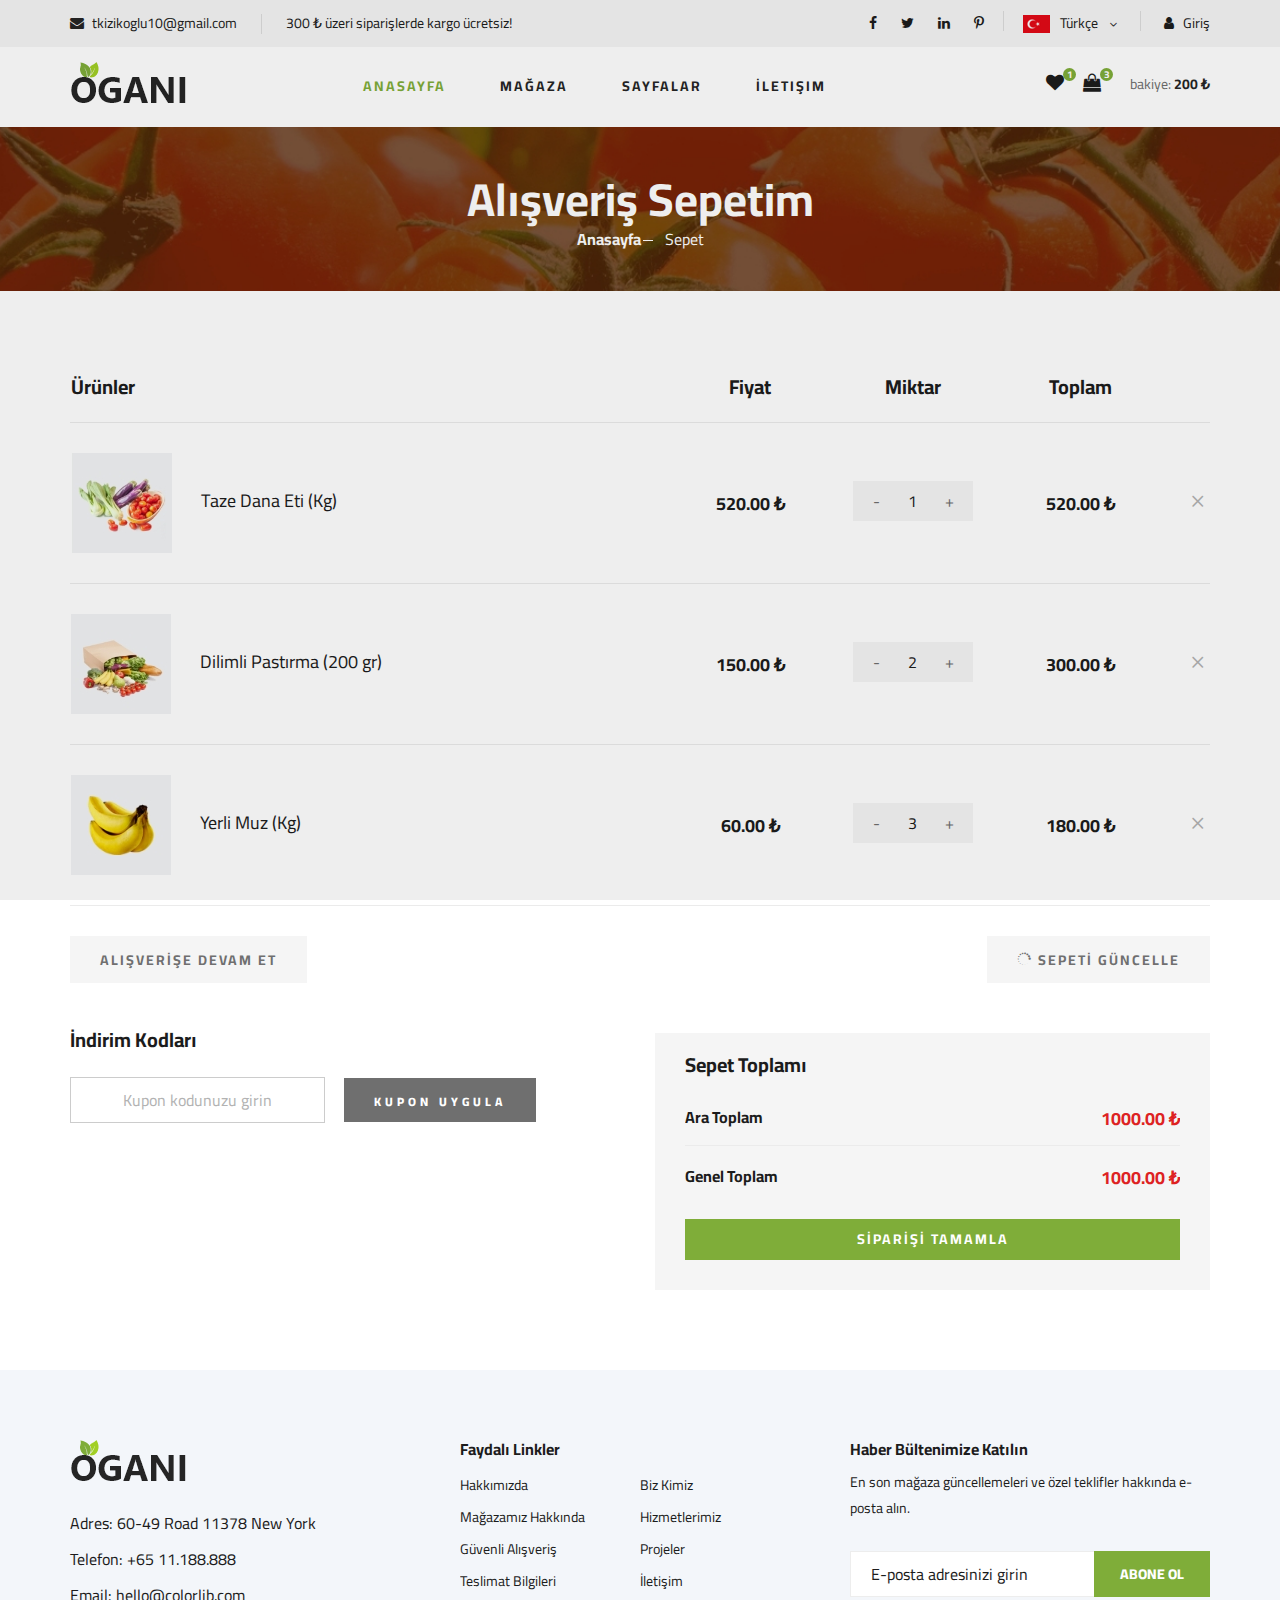
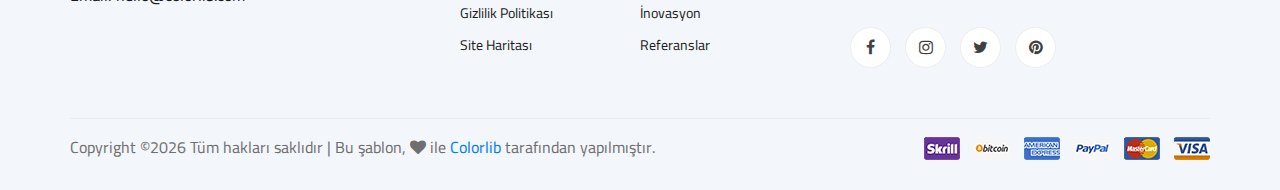
<file: shoping-cart.html>
<!DOCTYPE html>
<html lang="zxx">

<head>
    <meta charset="UTF-8">
    <meta name="description" content="Ogani Template">
    <meta name="keywords" content="Ogani, unica, creative, html">
    <meta name="viewport" content="width=device-width, initial-scale=1.0">
    <meta http-equiv="X-UA-Compatible" content="ie=edge">
    <title>Ogani | Alışveriş Sepeti</title>

    <link href="https://fonts.googleapis.com/css2?family=Cairo:wght@200;300;400;600;900&display=swap" rel="stylesheet">

    <link rel="stylesheet" href="css/bootstrap.min.css" type="text/css">
    <link rel="stylesheet" href="css/font-awesome.min.css" type="text/css">
    <link rel="stylesheet" href="css/elegant-icons.css" type="text/css">
    <link rel="stylesheet" href="css/nice-select.css" type="text/css">
    <link rel="stylesheet" href="css/jquery-ui.min.css" type="text/css">
    <link rel="stylesheet" href="css/owl.carousel.min.css" type="text/css">
    <link rel="stylesheet" href="css/slicknav.min.css" type="text/css">
    <link rel="stylesheet" href="css/style.css" type="text/css">
</head>

<body>
    <div id="preloder">
        <div class="loader"></div>
    </div>

    <div class="humberger__menu__overlay"></div>
    <div class="humberger__menu__wrapper">
        <div class="humberger__menu__logo">
            <a href="#"><img src="img/logo.png" alt=""></a>
        </div>
        <div class="humberger__menu__cart">
            <ul>
                <li><a href="#"><i class="fa fa-heart"></i> <span>1</span></a></li>
                <li><a href="shoping-cart.html"><i class="fa fa-shopping-bag"></i> <span>3</span></a></li>
            </ul>
            <div class="header__cart__price">bakiye: <span>200 ₺</span></div>
        </div>
        <div class="humberger__menu__widget">
            <div class="header__top__right__language">
                <img src="img/languageFlag.png" alt="">
                <div>Türkçe</div>
                <span class="arrow_carrot-down"></span>
                <ul>
                    <li><a href="#">Türkçe</a></li>
                    <li><a href="#">English</a></li>
                </ul>
            </div>
            <div class="header__top__right__auth">
                <a href="#"><i class="fa fa-user"></i> Giriş</a>
            </div>
        </div>
        <nav class="humberger__menu__nav mobile-menu">
             <ul>
                            <li class="active"><a href="./index.html">Anasayfa</a></li>
                            <li><a href="./shop-grid.html">Mağaza</a></li>
                            <li><a href="#">Sayfalar</a>
                                <ul class="header__menu__dropdown">
                                    <li><a href="./about.html">Biz Kimiz?</a></li>
                                    <li><a href="./shoping-cart.html">Alışveriş Sepeti</a></li>
                                    <li><a href="./checkout.html">Alışverişi Tamamla</a></li>
                                    <li><a href="./campaigns.html">Tüm Kampanyalar</a></li>
                                </ul>
                            </li>                            
                            <li><a href="./contact.html">İletişim</a></li>
                            
                        </ul>
        </nav>
        <div id="mobile-menu-wrap"></div>
        <div class="header__top__right__social">
            <a href="#"><i class="fa fa-facebook"></i></a>
            <a href="#"><i class="fa fa-twitter"></i></a>
            <a href="#"><i class="fa fa-linkedin"></i></a>
            <a href="#"><i class="fa fa-pinterest-p"></i></a>
        </div>
        <div class="humberger__menu__contact">
            <ul>
                <li><i class="fa fa-envelope"></i> tkizikoglu10@gmail.com</li>
                <li>300 ₺ üzeri siparişlerde kargo ücretsiz!</li>
            </ul>
        </div>
    </div>
    <header class="header">
        <div class="header__top">
            <div class="container">
                <div class="row">
                    <div class="col-lg-6">
                        <div class="header__top__left">
                            <ul>
                                <li><i class="fa fa-envelope"></i> tkizikoglu10@gmail.com</li>
                                <li>300 ₺ üzeri siparişlerde kargo ücretsiz!</li>
                            </ul>
                        </div>
                    </div>
                    <div class="col-lg-6">
                        <div class="header__top__right">
                            <div class="header__top__right__social">
                                <a href="#"><i class="fa fa-facebook"></i></a>
                                <a href="#"><i class="fa fa-twitter"></i></a>
                                <a href="#"><i class="fa fa-linkedin"></i></a>
                                <a href="#"><i class="fa fa-pinterest-p"></i></a>
                            </div>
                            <div class="header__top__right__language">
                                <img src="img/languageFlag.png" alt="">
                                <div>Türkçe</div>
                                <span class="arrow_carrot-down"></span>
                                <ul>
                                    <li><a href="#">Türkçe</a></li>
                                    <li><a href="#">English</a></li>
                                </ul>
                            </div>
                            <div class="header__top__right__auth">
                                <a href="#"><i class="fa fa-user"></i> Giriş</a>
                            </div>
                        </div>
                    </div>
                </div>
            </div>
        </div>
        <div class="container">
            <div class="row">
                <div class="col-lg-3">
                    <div class="header__logo">
                        <a href="./index.html"><img src="img/logo.png" alt=""></a>
                    </div>
                </div>
                <div class="col-lg-6">
                    <nav class="header__menu">
                        <ul>
                            <li class="active"><a href="./index.html">Anasayfa</a></li>
                            <li><a href="./shop-grid.html">Mağaza</a></li>
                            <li><a href="#">Sayfalar</a>
                                <ul class="header__menu__dropdown">
                                    <li><a href="./about.html">Biz Kimiz?</a></li>
                                    <li><a href="./shoping-cart.html">Alışveriş Sepeti</a></li>
                                    <li><a href="./checkout.html">Alışverişi Tamamla</a></li>
                                    <li><a href="./campaigns.html">Tüm Kampanyalar</a></li>
                                </ul>
                            </li>                            
                            <li><a href="./contact.html">İletişim</a></li>
                            
                        </ul>
                    </nav>
                </div>
                <div class="col-lg-3">
                    <div class="header__cart">
                        <ul>
                            <li><a href="#"><i class="fa fa-heart"></i> <span>1</span></a></li>
                            <li><a href="shoping-cart.html"><i class="fa fa-shopping-bag"></i> <span>3</span></a></li>
                        </ul>
                        <div class="header__cart__price">bakiye: <span>200 ₺</span></div>
                    </div>
                </div>
            </div>
            <div class="humberger__open">
                <i class="fa fa-bars"></i>
            </div>
        </div>
    </header>
   
    <section class="breadcrumb-section set-bg" data-setbg="img/breadcrumb.jpg">
        <div class="container">
            <div class="row">
                <div class="col-lg-12 text-center">
                    <div class="breadcrumb__text">
                        <h2>Alışveriş Sepetim</h2>
                        <div class="breadcrumb__option">
                            <a href="./index.html">Anasayfa</a>
                            <span>Sepet</span>
                        </div>
                    </div>
                </div>
            </div>
        </div>
    </section>
    <section class="shoping-cart spad">
        <div class="container">
            <div class="row">
                <div class="col-lg-12">
                    <div class="shoping__cart__table">
                        <table>
                            <thead>
                                <tr>
                                    <th class="shoping__product">Ürünler</th>
                                    <th>Fiyat</th>
                                    <th>Miktar</th>
                                    <th>Toplam</th>
                                    <th></th>
                                </tr>
                            </thead>
                            <tbody>
                                <tr>
                                    <td class="shoping__cart__item">
                                        <img src="img/cart/cart-1.jpg" alt="">
                                        <h5>Taze Dana Eti (Kg)</h5>
                                    </td>
                                    <td class="shoping__cart__price">
                                        520.00 ₺
                                    </td>
                                    <td class="shoping__cart__quantity">
                                        <div class="quantity">
                                            <div class="pro-qty">
                                                <input type="text" value="1">
                                            </div>
                                        </div>
                                    </td>
                                    <td class="shoping__cart__total">
                                        520.00 ₺
                                    </td>
                                    <td class="shoping__cart__item__close">
                                        <span class="icon_close"></span>
                                    </td>
                                </tr>
                                
                                <tr>
                                    <td class="shoping__cart__item">
                                        <img src="img/cart/cart-2.jpg" alt="">
                                        <h5>Dilimli Pastırma (200 gr)</h5>
                                    </td>
                                    <td class="shoping__cart__price">
                                        150.00 ₺
                                    </td>
                                    <td class="shoping__cart__quantity">
                                        <div class="quantity">
                                            <div class="pro-qty">
                                                <input type="text" value="2">
                                            </div>
                                        </div>
                                    </td>
                                    <td class="shoping__cart__total">
                                        300.00 ₺
                                    </td>
                                    <td class="shoping__cart__item__close">
                                        <span class="icon_close"></span>
                                    </td>
                                </tr>
                                
                                <tr>
                                    <td class="shoping__cart__item">
                                        <img src="img/cart/cart-3.jpg" alt="">
                                        <h5>Yerli Muz (Kg)</h5>
                                    </td>
                                    <td class="shoping__cart__price">
                                        60.00 ₺
                                    </td>
                                    <td class="shoping__cart__quantity">
                                        <div class="quantity">
                                            <div class="pro-qty">
                                                <input type="text" value="3">
                                            </div>
                                        </div>
                                    </td>
                                    <td class="shoping__cart__total">
                                        180.00 ₺
                                    </td>
                                    <td class="shoping__cart__item__close">
                                        <span class="icon_close"></span>
                                    </td>
                                </tr>
                                
                            </tbody>
                        </table>
                    </div>
                </div>
            </div>
            
            <div class="row">
                <div class="col-lg-12">
                    <div class="shoping__cart__btns">
                        <a href="./shop-grid.html" class="primary-btn cart-btn">ALIŞVERİŞE DEVAM ET</a>
                        <a href="#" class="primary-btn cart-btn cart-btn-right"><span class="icon_loading"></span>
                            SEPETİ GÜNCELLE</a>
                    </div>
                </div>
                <div class="col-lg-6">
                    <div class="shoping__continue">
                        <div class="shoping__discount">
                            <h5>İndirim Kodları</h5>
                            <form action="#">
                                <input type="text" placeholder="Kupon kodunuzu girin">
                                <button type="submit" class="site-btn">KUPON UYGULA</button>
                            </form>
                        </div>
                    </div>
                </div>
                <div class="col-lg-6">
                    <div class="shoping__checkout">
                        <h5>Sepet Toplamı</h5>
                        <ul>
                            <li>Ara Toplam <span>1000.00 ₺</span></li>
                            <li>Genel Toplam <span>1000.00 ₺</span></li>
                        </ul>
                        <a href="./checkout.html" class="primary-btn">SİPARİŞİ TAMAMLA</a>
                    </div>
                </div>
            </div>
        </div>
    </section>
    <footer class="footer spad">
        <div class="container">
            <div class="row">
                <div class="col-lg-3 col-md-6 col-sm-6">
                    <div class="footer__about">
                        <div class="footer__about__logo">
                            <a href="./index.html"><img src="img/logo.png" alt=""></a>
                        </div>
                        <ul>
                            <li>Adres: 60-49 Road 11378 New York</li>
                            <li>Telefon: +65 11.188.888</li>
                            <li>Email: hello@colorlib.com</li>
                        </ul>
                    </div>
                </div>
                <div class="col-lg-4 col-md-6 col-sm-6 offset-lg-1">
                    <div class="footer__widget">
                        <h6>Faydalı Linkler</h6>
                        <ul>
                            <li><a href="#">Hakkımızda</a></li>
                            <li><a href="#">Mağazamız Hakkında</a></li>
                            <li><a href="#">Güvenli Alışveriş</a></li>
                            <li><a href="#">Teslimat Bilgileri</a></li>
                            <li><a href="#">Gizlilik Politikası</a></li>
                            <li><a href="#">Site Haritası</a></li>
                        </ul>
                        <ul>
                            <li><a href="#">Biz Kimiz</a></li>
                            <li><a href="#">Hizmetlerimiz</a></li>
                            <li><a href="#">Projeler</a></li>
                            <li><a href="#">İletişim</a></li>
                            <li><a href="#">İnovasyon</a></li>
                            <li><a href="#">Referanslar</a></li>
                        </ul>
                    </div>
                </div>
                <div class="col-lg-4 col-md-12">
                    <div class="footer__widget">
                        <h6>Haber Bültenimize Katılın</h6>
                        <p>En son mağaza güncellemeleri ve özel teklifler hakkında e-posta alın.</p>
                        <form action="#">
                            <input type="text" placeholder="E-posta adresinizi girin">
                            <button type="submit" class="site-btn">Abone Ol</button>
                        </form>
                        <div class="footer__widget__social">
                            <a href="#"><i class="fa fa-facebook"></i></a>
                            <a href="#"><i class="fa fa-instagram"></i></a>
                            <a href="#"><i class="fa fa-twitter"></i></a>
                            <a href="#"><i class="fa fa-pinterest"></i></a>
                        </div>
                    </div>
                </div>
            </div>
            <div class="row">
                <div class="col-lg-12">
                    <div class="footer__copyright">
                        <div class="footer__copyright__text"><p>Copyright &copy;<script>document.write(new Date().getFullYear());</script> Tüm hakları saklıdır | Bu şablon, <i class="fa fa-heart" aria-hidden="true"></i> ile <a href="https://colorlib.com" target="_blank">Colorlib</a> tarafından yapılmıştır.
 </p></div>
                        <div class="footer__copyright__payment"><img src="img/payment-item.png" alt=""></div>
                    </div>
                </div>
            </div>
        </div>
    </footer>
    <script src="js/jquery-3.3.1.min.js"></script>
    <script src="js/bootstrap.min.js"></script>
    <script src="js/jquery.nice-select.min.js"></script>
    <script src="js/jquery-ui.min.js"></script>
    <script src="js/jquery.slicknav.js"></script>
    <script src="js/mixitup.min.js"></script>
    <script src="js/owl.carousel.min.js"></script>
    <script src="js/main.js"></script>
</body>

</html>
</file>
<file: css/elegant-icons.css>
@font-face {
	font-family: 'ElegantIcons';
	src:url('../fonts/ElegantIcons.eot');
	src:url('../fonts/ElegantIcons.eot?#iefix') format('embedded-opentype'),
		url('../fonts/ElegantIcons.woff') format('woff'),
		url('../fonts/ElegantIcons.ttf') format('truetype'),
		url('../fonts/ElegantIcons.svg#ElegantIcons') format('svg');
	font-weight: normal;
	font-style: normal;
}

/* Use the following CSS code if you want to use data attributes for inserting your icons */
[data-icon]:before {
	font-family: 'ElegantIcons';
	content: attr(data-icon);
	speak: none;
	font-weight: normal;
	font-variant: normal;
	text-transform: none;
	line-height: 1;
	-webkit-font-smoothing: antialiased;
	-moz-osx-font-smoothing: grayscale;
}

/* Use the following CSS code if you want to have a class per icon */
/*
Instead of a list of all class selectors,
you can use the generic selector below, but it's slower:
[class*="your-class-prefix"] {
*/
.arrow_up, .arrow_down, .arrow_left, .arrow_right, .arrow_left-up, .arrow_right-up, .arrow_right-down, .arrow_left-down, .arrow-up-down, .arrow_up-down_alt, .arrow_left-right_alt, .arrow_left-right, .arrow_expand_alt2, .arrow_expand_alt, .arrow_condense, .arrow_expand, .arrow_move, .arrow_carrot-up, .arrow_carrot-down, .arrow_carrot-left, .arrow_carrot-right, .arrow_carrot-2up, .arrow_carrot-2down, .arrow_carrot-2left, .arrow_carrot-2right, .arrow_carrot-up_alt2, .arrow_carrot-down_alt2, .arrow_carrot-left_alt2, .arrow_carrot-right_alt2, .arrow_carrot-2up_alt2, .arrow_carrot-2down_alt2, .arrow_carrot-2left_alt2, .arrow_carrot-2right_alt2, .arrow_triangle-up, .arrow_triangle-down, .arrow_triangle-left, .arrow_triangle-right, .arrow_triangle-up_alt2, .arrow_triangle-down_alt2, .arrow_triangle-left_alt2, .arrow_triangle-right_alt2, .arrow_back, .icon_minus-06, .icon_plus, .icon_close, .icon_check, .icon_minus_alt2, .icon_plus_alt2, .icon_close_alt2, .icon_check_alt2, .icon_zoom-out_alt, .icon_zoom-in_alt, .icon_search, .icon_box-empty, .icon_box-selected, .icon_minus-box, .icon_plus-box, .icon_box-checked, .icon_circle-empty, .icon_circle-slelected, .icon_stop_alt2, .icon_stop, .icon_pause_alt2, .icon_pause, .icon_menu, .icon_menu-square_alt2, .icon_menu-circle_alt2, .icon_ul, .icon_ol, .icon_adjust-horiz, .icon_adjust-vert, .icon_document_alt, .icon_documents_alt, .icon_pencil, .icon_pencil-edit_alt, .icon_pencil-edit, .icon_folder-alt, .icon_folder-open_alt, .icon_folder-add_alt, .icon_info_alt, .icon_error-oct_alt, .icon_error-circle_alt, .icon_error-triangle_alt, .icon_question_alt2, .icon_question, .icon_comment_alt, .icon_chat_alt, .icon_vol-mute_alt, .icon_volume-low_alt, .icon_volume-high_alt, .icon_quotations, .icon_quotations_alt2, .icon_clock_alt, .icon_lock_alt, .icon_lock-open_alt, .icon_key_alt, .icon_cloud_alt, .icon_cloud-upload_alt, .icon_cloud-download_alt, .icon_image, .icon_images, .icon_lightbulb_alt, .icon_gift_alt, .icon_house_alt, .icon_genius, .icon_mobile, .icon_tablet, .icon_laptop, .icon_desktop, .icon_camera_alt, .icon_mail_alt, .icon_cone_alt, .icon_ribbon_alt, .icon_bag_alt, .icon_creditcard, .icon_cart_alt, .icon_paperclip, .icon_tag_alt, .icon_tags_alt, .icon_trash_alt, .icon_cursor_alt, .icon_mic_alt, .icon_compass_alt, .icon_pin_alt, .icon_pushpin_alt, .icon_map_alt, .icon_drawer_alt, .icon_toolbox_alt, .icon_book_alt, .icon_calendar, .icon_film, .icon_table, .icon_contacts_alt, .icon_headphones, .icon_lifesaver, .icon_piechart, .icon_refresh, .icon_link_alt, .icon_link, .icon_loading, .icon_blocked, .icon_archive_alt, .icon_heart_alt, .icon_star_alt, .icon_star-half_alt, .icon_star, .icon_star-half, .icon_tools, .icon_tool, .icon_cog, .icon_cogs, .arrow_up_alt, .arrow_down_alt, .arrow_left_alt, .arrow_right_alt, .arrow_left-up_alt, .arrow_right-up_alt, .arrow_right-down_alt, .arrow_left-down_alt, .arrow_condense_alt, .arrow_expand_alt3, .arrow_carrot_up_alt, .arrow_carrot-down_alt, .arrow_carrot-left_alt, .arrow_carrot-right_alt, .arrow_carrot-2up_alt, .arrow_carrot-2dwnn_alt, .arrow_carrot-2left_alt, .arrow_carrot-2right_alt, .arrow_triangle-up_alt, .arrow_triangle-down_alt, .arrow_triangle-left_alt, .arrow_triangle-right_alt, .icon_minus_alt, .icon_plus_alt, .icon_close_alt, .icon_check_alt, .icon_zoom-out, .icon_zoom-in, .icon_stop_alt, .icon_menu-square_alt, .icon_menu-circle_alt, .icon_document, .icon_documents, .icon_pencil_alt, .icon_folder, .icon_folder-open, .icon_folder-add, .icon_folder_upload, .icon_folder_download, .icon_info, .icon_error-circle, .icon_error-oct, .icon_error-triangle, .icon_question_alt, .icon_comment, .icon_chat, .icon_vol-mute, .icon_volume-low, .icon_volume-high, .icon_quotations_alt, .icon_clock, .icon_lock, .icon_lock-open, .icon_key, .icon_cloud, .icon_cloud-upload, .icon_cloud-download, .icon_lightbulb, .icon_gift, .icon_house, .icon_camera, .icon_mail, .icon_cone, .icon_ribbon, .icon_bag, .icon_cart, .icon_tag, .icon_tags, .icon_trash, .icon_cursor, .icon_mic, .icon_compass, .icon_pin, .icon_pushpin, .icon_map, .icon_drawer, .icon_toolbox, .icon_book, .icon_contacts, .icon_archive, .icon_heart, .icon_profile, .icon_group, .icon_grid-2x2, .icon_grid-3x3, .icon_music, .icon_pause_alt, .icon_phone, .icon_upload, .icon_download, .social_facebook, .social_twitter, .social_pinterest, .social_googleplus, .social_tumblr, .social_tumbleupon, .social_wordpress, .social_instagram, .social_dribbble, .social_vimeo, .social_linkedin, .social_rss, .social_deviantart, .social_share, .social_myspace, .social_skype, .social_youtube, .social_picassa, .social_googledrive, .social_flickr, .social_blogger, .social_spotify, .social_delicious, .social_facebook_circle, .social_twitter_circle, .social_pinterest_circle, .social_googleplus_circle, .social_tumblr_circle, .social_stumbleupon_circle, .social_wordpress_circle, .social_instagram_circle, .social_dribbble_circle, .social_vimeo_circle, .social_linkedin_circle, .social_rss_circle, .social_deviantart_circle, .social_share_circle, .social_myspace_circle, .social_skype_circle, .social_youtube_circle, .social_picassa_circle, .social_googledrive_alt2, .social_flickr_circle, .social_blogger_circle, .social_spotify_circle, .social_delicious_circle, .social_facebook_square, .social_twitter_square, .social_pinterest_square, .social_googleplus_square, .social_tumblr_square, .social_stumbleupon_square, .social_wordpress_square, .social_instagram_square, .social_dribbble_square, .social_vimeo_square, .social_linkedin_square, .social_rss_square, .social_deviantart_square, .social_share_square, .social_myspace_square, .social_skype_square, .social_youtube_square, .social_picassa_square, .social_googledrive_square, .social_flickr_square, .social_blogger_square, .social_spotify_square, .social_delicious_square, .icon_printer, .icon_calulator, .icon_building, .icon_floppy, .icon_drive, .icon_search-2, .icon_id, .icon_id-2, .icon_puzzle, .icon_like, .icon_dislike, .icon_mug, .icon_currency, .icon_wallet, .icon_pens, .icon_easel, .icon_flowchart, .icon_datareport, .icon_briefcase, .icon_shield, .icon_percent, .icon_globe, .icon_globe-2, .icon_target, .icon_hourglass, .icon_balance, .icon_rook, .icon_printer-alt, .icon_calculator_alt, .icon_building_alt, .icon_floppy_alt, .icon_drive_alt, .icon_search_alt, .icon_id_alt, .icon_id-2_alt, .icon_puzzle_alt, .icon_like_alt, .icon_dislike_alt, .icon_mug_alt, .icon_currency_alt, .icon_wallet_alt, .icon_pens_alt, .icon_easel_alt, .icon_flowchart_alt, .icon_datareport_alt, .icon_briefcase_alt, .icon_shield_alt, .icon_percent_alt, .icon_globe_alt, .icon_clipboard {
	font-family: 'ElegantIcons';
	speak: none;
	font-style: normal;
	font-weight: normal;
	font-variant: normal;
	text-transform: none;
	line-height: 1;
	-webkit-font-smoothing: antialiased;
}
.arrow_up:before {
	content: "\21";
}
.arrow_down:before {
	content: "\22";
}
.arrow_left:before {
	content: "\23";
}
.arrow_right:before {
	content: "\24";
}
.arrow_left-up:before {
	content: "\25";
}
.arrow_right-up:before {
	content: "\26";
}
.arrow_right-down:before {
	content: "\27";
}
.arrow_left-down:before {
	content: "\28";
}
.arrow-up-down:before {
	content: "\29";
}
.arrow_up-down_alt:before {
	content: "\2a";
}
.arrow_left-right_alt:before {
	content: "\2b";
}
.arrow_left-right:before {
	content: "\2c";
}
.arrow_expand_alt2:before {
	content: "\2d";
}
.arrow_expand_alt:before {
	content: "\2e";
}
.arrow_condense:before {
	content: "\2f";
}
.arrow_expand:before {
	content: "\30";
}
.arrow_move:before {
	content: "\31";
}
.arrow_carrot-up:before {
	content: "\32";
}
.arrow_carrot-down:before {
	content: "\33";
}
.arrow_carrot-left:before {
	content: "\34";
}
.arrow_carrot-right:before {
	content: "\35";
}
.arrow_carrot-2up:before {
	content: "\36";
}
.arrow_carrot-2down:before {
	content: "\37";
}
.arrow_carrot-2left:before {
	content: "\38";
}
.arrow_carrot-2right:before {
	content: "\39";
}
.arrow_carrot-up_alt2:before {
	content: "\3a";
}
.arrow_carrot-down_alt2:before {
	content: "\3b";
}
.arrow_carrot-left_alt2:before {
	content: "\3c";
}
.arrow_carrot-right_alt2:before {
	content: "\3d";
}
.arrow_carrot-2up_alt2:before {
	content: "\3e";
}
.arrow_carrot-2down_alt2:before {
	content: "\3f";
}
.arrow_carrot-2left_alt2:before {
	content: "\40";
}
.arrow_carrot-2right_alt2:before {
	content: "\41";
}
.arrow_triangle-up:before {
	content: "\42";
}
.arrow_triangle-down:before {
	content: "\43";
}
.arrow_triangle-left:before {
	content: "\44";
}
.arrow_triangle-right:before {
	content: "\45";
}
.arrow_triangle-up_alt2:before {
	content: "\46";
}
.arrow_triangle-down_alt2:before {
	content: "\47";
}
.arrow_triangle-left_alt2:before {
	content: "\48";
}
.arrow_triangle-right_alt2:before {
	content: "\49";
}
.arrow_back:before {
	content: "\4a";
}
.icon_minus-06:before {
	content: "\4b";
}
.icon_plus:before {
	content: "\4c";
}
.icon_close:before {
	content: "\4d";
}
.icon_check:before {
	content: "\4e";
}
.icon_minus_alt2:before {
	content: "\4f";
}
.icon_plus_alt2:before {
	content: "\50";
}
.icon_close_alt2:before {
	content: "\51";
}
.icon_check_alt2:before {
	content: "\52";
}
.icon_zoom-out_alt:before {
	content: "\53";
}
.icon_zoom-in_alt:before {
	content: "\54";
}
.icon_search:before {
	content: "\55";
}
.icon_box-empty:before {
	content: "\56";
}
.icon_box-selected:before {
	content: "\57";
}
.icon_minus-box:before {
	content: "\58";
}
.icon_plus-box:before {
	content: "\59";
}
.icon_box-checked:before {
	content: "\5a";
}
.icon_circle-empty:before {
	content: "\5b";
}
.icon_circle-slelected:before {
	content: "\5c";
}
.icon_stop_alt2:before {
	content: "\5d";
}
.icon_stop:before {
	content: "\5e";
}
.icon_pause_alt2:before {
	content: "\5f";
}
.icon_pause:before {
	content: "\60";
}
.icon_menu:before {
	content: "\61";
}
.icon_menu-square_alt2:before {
	content: "\62";
}
.icon_menu-circle_alt2:before {
	content: "\63";
}
.icon_ul:before {
	content: "\64";
}
.icon_ol:before {
	content: "\65";
}
.icon_adjust-horiz:before {
	content: "\66";
}
.icon_adjust-vert:before {
	content: "\67";
}
.icon_document_alt:before {
	content: "\68";
}
.icon_documents_alt:before {
	content: "\69";
}
.icon_pencil:before {
	content: "\6a";
}
.icon_pencil-edit_alt:before {
	content: "\6b";
}
.icon_pencil-edit:before {
	content: "\6c";
}
.icon_folder-alt:before {
	content: "\6d";
}
.icon_folder-open_alt:before {
	content: "\6e";
}
.icon_folder-add_alt:before {
	content: "\6f";
}
.icon_info_alt:before {
	content: "\70";
}
.icon_error-oct_alt:before {
	content: "\71";
}
.icon_error-circle_alt:before {
	content: "\72";
}
.icon_error-triangle_alt:before {
	content: "\73";
}
.icon_question_alt2:before {
	content: "\74";
}
.icon_question:before {
	content: "\75";
}
.icon_comment_alt:before {
	content: "\76";
}
.icon_chat_alt:before {
	content: "\77";
}
.icon_vol-mute_alt:before {
	content: "\78";
}
.icon_volume-low_alt:before {
	content: "\79";
}
.icon_volume-high_alt:before {
	content: "\7a";
}
.icon_quotations:before {
	content: "\7b";
}
.icon_quotations_alt2:before {
	content: "\7c";
}
.icon_clock_alt:before {
	content: "\7d";
}
.icon_lock_alt:before {
	content: "\7e";
}
.icon_lock-open_alt:before {
	content: "\e000";
}
.icon_key_alt:before {
	content: "\e001";
}
.icon_cloud_alt:before {
	content: "\e002";
}
.icon_cloud-upload_alt:before {
	content: "\e003";
}
.icon_cloud-download_alt:before {
	content: "\e004";
}
.icon_image:before {
	content: "\e005";
}
.icon_images:before {
	content: "\e006";
}
.icon_lightbulb_alt:before {
	content: "\e007";
}
.icon_gift_alt:before {
	content: "\e008";
}
.icon_house_alt:before {
	content: "\e009";
}
.icon_genius:before {
	content: "\e00a";
}
.icon_mobile:before {
	content: "\e00b";
}
.icon_tablet:before {
	content: "\e00c";
}
.icon_laptop:before {
	content: "\e00d";
}
.icon_desktop:before {
	content: "\e00e";
}
.icon_camera_alt:before {
	content: "\e00f";
}
.icon_mail_alt:before {
	content: "\e010";
}
.icon_cone_alt:before {
	content: "\e011";
}
.icon_ribbon_alt:before {
	content: "\e012";
}
.icon_bag_alt:before {
	content: "\e013";
}
.icon_creditcard:before {
	content: "\e014";
}
.icon_cart_alt:before {
	content: "\e015";
}
.icon_paperclip:before {
	content: "\e016";
}
.icon_tag_alt:before {
	content: "\e017";
}
.icon_tags_alt:before {
	content: "\e018";
}
.icon_trash_alt:before {
	content: "\e019";
}
.icon_cursor_alt:before {
	content: "\e01a";
}
.icon_mic_alt:before {
	content: "\e01b";
}
.icon_compass_alt:before {
	content: "\e01c";
}
.icon_pin_alt:before {
	content: "\e01d";
}
.icon_pushpin_alt:before {
	content: "\e01e";
}
.icon_map_alt:before {
	content: "\e01f";
}
.icon_drawer_alt:before {
	content: "\e020";
}
.icon_toolbox_alt:before {
	content: "\e021";
}
.icon_book_alt:before {
	content: "\e022";
}
.icon_calendar:before {
	content: "\e023";
}
.icon_film:before {
	content: "\e024";
}
.icon_table:before {
	content: "\e025";
}
.icon_contacts_alt:before {
	content: "\e026";
}
.icon_headphones:before {
	content: "\e027";
}
.icon_lifesaver:before {
	content: "\e028";
}
.icon_piechart:before {
	content: "\e029";
}
.icon_refresh:before {
	content: "\e02a";
}
.icon_link_alt:before {
	content: "\e02b";
}
.icon_link:before {
	content: "\e02c";
}
.icon_loading:before {
	content: "\e02d";
}
.icon_blocked:before {
	content: "\e02e";
}
.icon_archive_alt:before {
	content: "\e02f";
}
.icon_heart_alt:before {
	content: "\e030";
}
.icon_star_alt:before {
	content: "\e031";
}
.icon_star-half_alt:before {
	content: "\e032";
}
.icon_star:before {
	content: "\e033";
}
.icon_star-half:before {
	content: "\e034";
}
.icon_tools:before {
	content: "\e035";
}
.icon_tool:before {
	content: "\e036";
}
.icon_cog:before {
	content: "\e037";
}
.icon_cogs:before {
	content: "\e038";
}
.arrow_up_alt:before {
	content: "\e039";
}
.arrow_down_alt:before {
	content: "\e03a";
}
.arrow_left_alt:before {
	content: "\e03b";
}
.arrow_right_alt:before {
	content: "\e03c";
}
.arrow_left-up_alt:before {
	content: "\e03d";
}
.arrow_right-up_alt:before {
	content: "\e03e";
}
.arrow_right-down_alt:before {
	content: "\e03f";
}
.arrow_left-down_alt:before {
	content: "\e040";
}
.arrow_condense_alt:before {
	content: "\e041";
}
.arrow_expand_alt3:before {
	content: "\e042";
}
.arrow_carrot_up_alt:before {
	content: "\e043";
}
.arrow_carrot-down_alt:before {
	content: "\e044";
}
.arrow_carrot-left_alt:before {
	content: "\e045";
}
.arrow_carrot-right_alt:before {
	content: "\e046";
}
.arrow_carrot-2up_alt:before {
	content: "\e047";
}
.arrow_carrot-2dwnn_alt:before {
	content: "\e048";
}
.arrow_carrot-2left_alt:before {
	content: "\e049";
}
.arrow_carrot-2right_alt:before {
	content: "\e04a";
}
.arrow_triangle-up_alt:before {
	content: "\e04b";
}
.arrow_triangle-down_alt:before {
	content: "\e04c";
}
.arrow_triangle-left_alt:before {
	content: "\e04d";
}
.arrow_triangle-right_alt:before {
	content: "\e04e";
}
.icon_minus_alt:before {
	content: "\e04f";
}
.icon_plus_alt:before {
	content: "\e050";
}
.icon_close_alt:before {
	content: "\e051";
}
.icon_check_alt:before {
	content: "\e052";
}
.icon_zoom-out:before {
	content: "\e053";
}
.icon_zoom-in:before {
	content: "\e054";
}
.icon_stop_alt:before {
	content: "\e055";
}
.icon_menu-square_alt:before {
	content: "\e056";
}
.icon_menu-circle_alt:before {
	content: "\e057";
}
.icon_document:before {
	content: "\e058";
}
.icon_documents:before {
	content: "\e059";
}
.icon_pencil_alt:before {
	content: "\e05a";
}
.icon_folder:before {
	content: "\e05b";
}
.icon_folder-open:before {
	content: "\e05c";
}
.icon_folder-add:before {
	content: "\e05d";
}
.icon_folder_upload:before {
	content: "\e05e";
}
.icon_folder_download:before {
	content: "\e05f";
}
.icon_info:before {
	content: "\e060";
}
.icon_error-circle:before {
	content: "\e061";
}
.icon_error-oct:before {
	content: "\e062";
}
.icon_error-triangle:before {
	content: "\e063";
}
.icon_question_alt:before {
	content: "\e064";
}
.icon_comment:before {
	content: "\e065";
}
.icon_chat:before {
	content: "\e066";
}
.icon_vol-mute:before {
	content: "\e067";
}
.icon_volume-low:before {
	content: "\e068";
}
.icon_volume-high:before {
	content: "\e069";
}
.icon_quotations_alt:before {
	content: "\e06a";
}
.icon_clock:before {
	content: "\e06b";
}
.icon_lock:before {
	content: "\e06c";
}
.icon_lock-open:before {
	content: "\e06d";
}
.icon_key:before {
	content: "\e06e";
}
.icon_cloud:before {
	content: "\e06f";
}
.icon_cloud-upload:before {
	content: "\e070";
}
.icon_cloud-download:before {
	content: "\e071";
}
.icon_lightbulb:before {
	content: "\e072";
}
.icon_gift:before {
	content: "\e073";
}
.icon_house:before {
	content: "\e074";
}
.icon_camera:before {
	content: "\e075";
}
.icon_mail:before {
	content: "\e076";
}
.icon_cone:before {
	content: "\e077";
}
.icon_ribbon:before {
	content: "\e078";
}
.icon_bag:before {
	content: "\e079";
}
.icon_cart:before {
	content: "\e07a";
}
.icon_tag:before {
	content: "\e07b";
}
.icon_tags:before {
	content: "\e07c";
}
.icon_trash:before {
	content: "\e07d";
}
.icon_cursor:before {
	content: "\e07e";
}
.icon_mic:before {
	content: "\e07f";
}
.icon_compass:before {
	content: "\e080";
}
.icon_pin:before {
	content: "\e081";
}
.icon_pushpin:before {
	content: "\e082";
}
.icon_map:before {
	content: "\e083";
}
.icon_drawer:before {
	content: "\e084";
}
.icon_toolbox:before {
	content: "\e085";
}
.icon_book:before {
	content: "\e086";
}
.icon_contacts:before {
	content: "\e087";
}
.icon_archive:before {
	content: "\e088";
}
.icon_heart:before {
	content: "\e089";
}
.icon_profile:before {
	content: "\e08a";
}
.icon_group:before {
	content: "\e08b";
}
.icon_grid-2x2:before {
	content: "\e08c";
}
.icon_grid-3x3:before {
	content: "\e08d";
}
.icon_music:before {
	content: "\e08e";
}
.icon_pause_alt:before {
	content: "\e08f";
}
.icon_phone:before {
	content: "\e090";
}
.icon_upload:before {
	content: "\e091";
}
.icon_download:before {
	content: "\e092";
}
.social_facebook:before {
	content: "\e093";
}
.social_twitter:before {
	content: "\e094";
}
.social_pinterest:before {
	content: "\e095";
}
.social_googleplus:before {
	content: "\e096";
}
.social_tumblr:before {
	content: "\e097";
}
.social_tumbleupon:before {
	content: "\e098";
}
.social_wordpress:before {
	content: "\e099";
}
.social_instagram:before {
	content: "\e09a";
}
.social_dribbble:before {
	content: "\e09b";
}
.social_vimeo:before {
	content: "\e09c";
}
.social_linkedin:before {
	content: "\e09d";
}
.social_rss:before {
	content: "\e09e";
}
.social_deviantart:before {
	content: "\e09f";
}
.social_share:before {
	content: "\e0a0";
}
.social_myspace:before {
	content: "\e0a1";
}
.social_skype:before {
	content: "\e0a2";
}
.social_youtube:before {
	content: "\e0a3";
}
.social_picassa:before {
	content: "\e0a4";
}
.social_googledrive:before {
	content: "\e0a5";
}
.social_flickr:before {
	content: "\e0a6";
}
.social_blogger:before {
	content: "\e0a7";
}
.social_spotify:before {
	content: "\e0a8";
}
.social_delicious:before {
	content: "\e0a9";
}
.social_facebook_circle:before {
	content: "\e0aa";
}
.social_twitter_circle:before {
	content: "\e0ab";
}
.social_pinterest_circle:before {
	content: "\e0ac";
}
.social_googleplus_circle:before {
	content: "\e0ad";
}
.social_tumblr_circle:before {
	content: "\e0ae";
}
.social_stumbleupon_circle:before {
	content: "\e0af";
}
.social_wordpress_circle:before {
	content: "\e0b0";
}
.social_instagram_circle:before {
	content: "\e0b1";
}
.social_dribbble_circle:before {
	content: "\e0b2";
}
.social_vimeo_circle:before {
	content: "\e0b3";
}
.social_linkedin_circle:before {
	content: "\e0b4";
}
.social_rss_circle:before {
	content: "\e0b5";
}
.social_deviantart_circle:before {
	content: "\e0b6";
}
.social_share_circle:before {
	content: "\e0b7";
}
.social_myspace_circle:before {
	content: "\e0b8";
}
.social_skype_circle:before {
	content: "\e0b9";
}
.social_youtube_circle:before {
	content: "\e0ba";
}
.social_picassa_circle:before {
	content: "\e0bb";
}
.social_googledrive_alt2:before {
	content: "\e0bc";
}
.social_flickr_circle:before {
	content: "\e0bd";
}
.social_blogger_circle:before {
	content: "\e0be";
}
.social_spotify_circle:before {
	content: "\e0bf";
}
.social_delicious_circle:before {
	content: "\e0c0";
}
.social_facebook_square:before {
	content: "\e0c1";
}
.social_twitter_square:before {
	content: "\e0c2";
}
.social_pinterest_square:before {
	content: "\e0c3";
}
.social_googleplus_square:before {
	content: "\e0c4";
}
.social_tumblr_square:before {
	content: "\e0c5";
}
.social_stumbleupon_square:before {
	content: "\e0c6";
}
.social_wordpress_square:before {
	content: "\e0c7";
}
.social_instagram_square:before {
	content: "\e0c8";
}
.social_dribbble_square:before {
	content: "\e0c9";
}
.social_vimeo_square:before {
	content: "\e0ca";
}
.social_linkedin_square:before {
	content: "\e0cb";
}
.social_rss_square:before {
	content: "\e0cc";
}
.social_deviantart_square:before {
	content: "\e0cd";
}
.social_share_square:before {
	content: "\e0ce";
}
.social_myspace_square:before {
	content: "\e0cf";
}
.social_skype_square:before {
	content: "\e0d0";
}
.social_youtube_square:before {
	content: "\e0d1";
}
.social_picassa_square:before {
	content: "\e0d2";
}
.social_googledrive_square:before {
	content: "\e0d3";
}
.social_flickr_square:before {
	content: "\e0d4";
}
.social_blogger_square:before {
	content: "\e0d5";
}
.social_spotify_square:before {
	content: "\e0d6";
}
.social_delicious_square:before {
	content: "\e0d7";
}
.icon_printer:before {
	content: "\e103";
}
.icon_calulator:before {
	content: "\e0ee";
}
.icon_building:before {
	content: "\e0ef";
}
.icon_floppy:before {
	content: "\e0e8";
}
.icon_drive:before {
	content: "\e0ea";
}
.icon_search-2:before {
	content: "\e101";
}
.icon_id:before {
	content: "\e107";
}
.icon_id-2:before {
	content: "\e108";
}
.icon_puzzle:before {
	content: "\e102";
}
.icon_like:before {
	content: "\e106";
}
.icon_dislike:before {
	content: "\e0eb";
}
.icon_mug:before {
	content: "\e105";
}
.icon_currency:before {
	content: "\e0ed";
}
.icon_wallet:before {
	content: "\e100";
}
.icon_pens:before {
	content: "\e104";
}
.icon_easel:before {
	content: "\e0e9";
}
.icon_flowchart:before {
	content: "\e109";
}
.icon_datareport:before {
	content: "\e0ec";
}
.icon_briefcase:before {
	content: "\e0fe";
}
.icon_shield:before {
	content: "\e0f6";
}
.icon_percent:before {
	content: "\e0fb";
}
.icon_globe:before {
	content: "\e0e2";
}
.icon_globe-2:before {
	content: "\e0e3";
}
.icon_target:before {
	content: "\e0f5";
}
.icon_hourglass:before {
	content: "\e0e1";
}
.icon_balance:before {
	content: "\e0ff";
}
.icon_rook:before {
	content: "\e0f8";
}
.icon_printer-alt:before {
	content: "\e0fa";
}
.icon_calculator_alt:before {
	content: "\e0e7";
}
.icon_building_alt:before {
	content: "\e0fd";
}
.icon_floppy_alt:before {
	content: "\e0e4";
}
.icon_drive_alt:before {
	content: "\e0e5";
}
.icon_search_alt:before {
	content: "\e0f7";
}
.icon_id_alt:before {
	content: "\e0e0";
}
.icon_id-2_alt:before {
	content: "\e0fc";
}
.icon_puzzle_alt:before {
	content: "\e0f9";
}
.icon_like_alt:before {
	content: "\e0dd";
}
.icon_dislike_alt:before {
	content: "\e0f1";
}
.icon_mug_alt:before {
	content: "\e0dc";
}
.icon_currency_alt:before {
	content: "\e0f3";
}
.icon_wallet_alt:before {
	content: "\e0d8";
}
.icon_pens_alt:before {
	content: "\e0db";
}
.icon_easel_alt:before {
	content: "\e0f0";
}
.icon_flowchart_alt:before {
	content: "\e0df";
}
.icon_datareport_alt:before {
	content: "\e0f2";
}
.icon_briefcase_alt:before {
	content: "\e0f4";
}
.icon_shield_alt:before {
	content: "\e0d9";
}
.icon_percent_alt:before {
	content: "\e0da";
}
.icon_globe_alt:before {
	content: "\e0de";
}
.icon_clipboard:before {
	content: "\e0e6";
}


	.glyph {
		float: left;
		text-align: center;
		padding: .75em;
		margin: .4em 1.5em .75em 0;
		width: 6em;
text-shadow: none;
	}
        .glyph_big {
        font-size: 128px;
        color: #59c5dc;
        float: left;
        margin-right: 20px;
        }

        .glyph div { padding-bottom: 10px;}

	.glyph input {
		font-family: consolas, monospace;
		font-size: 12px;
		width: 100%;
		text-align: center;
		border: 0;
		box-shadow: 0 0 0 1px #ccc;
		padding: .2em;
                -moz-border-radius: 5px;
                -webkit-border-radius: 5px;
	}
	.centered {
		margin-left: auto;
		margin-right: auto;
	}
	.glyph .fs1 {
		font-size: 2em;
	}
</file>
<file: css/nice-select.css>
.nice-select {
  -webkit-tap-highlight-color: transparent;
  background-color: #fff;
  border-radius: 5px;
  border: solid 1px #e8e8e8;
  box-sizing: border-box;
  clear: both;
  cursor: pointer;
  display: block;
  float: left;
  font-family: inherit;
  font-size: 14px;
  font-weight: normal;
  height: 42px;
  line-height: 40px;
  outline: none;
  padding-left: 18px;
  padding-right: 30px;
  position: relative;
  text-align: left !important;
  -webkit-transition: all 0.2s ease-in-out;
  transition: all 0.2s ease-in-out;
  -webkit-user-select: none;
     -moz-user-select: none;
      -ms-user-select: none;
          user-select: none;
  white-space: nowrap;
  width: auto; }
  .nice-select:hover {
    border-color: #dbdbdb; }
  .nice-select:active, .nice-select.open, .nice-select:focus {
    border-color: #999; }
  .nice-select:after {
    border-bottom: 2px solid #999;
    border-right: 2px solid #999;
    content: '';
    display: block;
    height: 5px;
    margin-top: -4px;
    pointer-events: none;
    position: absolute;
    right: 12px;
    top: 50%;
    -webkit-transform-origin: 66% 66%;
        -ms-transform-origin: 66% 66%;
            transform-origin: 66% 66%;
    -webkit-transform: rotate(45deg);
        -ms-transform: rotate(45deg);
            transform: rotate(45deg);
    -webkit-transition: all 0.15s ease-in-out;
    transition: all 0.15s ease-in-out;
    width: 5px; }
  .nice-select.open:after {
    -webkit-transform: rotate(-135deg);
        -ms-transform: rotate(-135deg);
            transform: rotate(-135deg); }
  .nice-select.open .list {
    opacity: 1;
    pointer-events: auto;
    -webkit-transform: scale(1) translateY(0);
        -ms-transform: scale(1) translateY(0);
            transform: scale(1) translateY(0); }
  .nice-select.disabled {
    border-color: #ededed;
    color: #999;
    pointer-events: none; }
    .nice-select.disabled:after {
      border-color: #cccccc; }
  .nice-select.wide {
    width: 100%; }
    .nice-select.wide .list {
      left: 0 !important;
      right: 0 !important; }
  .nice-select.right {
    float: right; }
    .nice-select.right .list {
      left: auto;
      right: 0; }
  .nice-select.small {
    font-size: 12px;
    height: 36px;
    line-height: 34px; }
    .nice-select.small:after {
      height: 4px;
      width: 4px; }
    .nice-select.small .option {
      line-height: 34px;
      min-height: 34px; }
  .nice-select .list {
    background-color: #fff;
    border-radius: 5px;
    box-shadow: 0 0 0 1px rgba(68, 68, 68, 0.11);
    box-sizing: border-box;
    margin-top: 4px;
    opacity: 0;
    overflow: hidden;
    padding: 0;
    pointer-events: none;
    position: absolute;
    top: 100%;
    left: 0;
    -webkit-transform-origin: 50% 0;
        -ms-transform-origin: 50% 0;
            transform-origin: 50% 0;
    -webkit-transform: scale(0.75) translateY(-21px);
        -ms-transform: scale(0.75) translateY(-21px);
            transform: scale(0.75) translateY(-21px);
    -webkit-transition: all 0.2s cubic-bezier(0.5, 0, 0, 1.25), opacity 0.15s ease-out;
    transition: all 0.2s cubic-bezier(0.5, 0, 0, 1.25), opacity 0.15s ease-out;
    z-index: 9; }
    .nice-select .list:hover .option:not(:hover) {
      background-color: transparent !important; }
  .nice-select .option {
    cursor: pointer;
    font-weight: 400;
    line-height: 40px;
    list-style: none;
    min-height: 40px;
    outline: none;
    padding-left: 18px;
    padding-right: 29px;
    text-align: left;
    -webkit-transition: all 0.2s;
    transition: all 0.2s; }
    .nice-select .option:hover, .nice-select .option.focus, .nice-select .option.selected.focus {
      background-color: #f6f6f6; }
    .nice-select .option.selected {
      font-weight: bold; }
    .nice-select .option.disabled {
      background-color: transparent;
      color: #999;
      cursor: default; }

.no-csspointerevents .nice-select .list {
  display: none; }

.no-csspointerevents .nice-select.open .list {
  display: block; }
</file>
<file: css/style.css>
/******************************************************************
  Template Name: Ogani
  Description:  Ogani eCommerce  HTML Template
  Author: Colorlib
  Author URI: https://colorlib.com
  Version: 1.0
  Created: Colorlib
******************************************************************/

/*------------------------------------------------------------------
[Table of contents]

1.  Template default CSS
	1.1	Variables
	1.2	Mixins
	1.3	Flexbox
	1.4	Reset
2.  Helper Css
3.  Header Section
4.  Hero Section
5.  Service Section
6.  Categories Section
7.  Featured Section
8.  Latest Product Section
9.  Contact
10.  Footer Style

-------------------------------------------------------------------*/

/*----------------------------------------*/
/* Template default CSS
/*----------------------------------------*/

html,
body {
	height: 100%;
	font-family: "Cairo", sans-serif;
	-webkit-font-smoothing: antialiased;
	font-smoothing: antialiased;
}

h1,
h2,
h3,
h4,
h5,
h6 {
	margin: 0;
	color: #111111;
	font-weight: 400;
	font-family: "Cairo", sans-serif;
}

h1 {
	font-size: 70px;
}

h2 {
	font-size: 36px;
}

h3 {
	font-size: 30px;
}

h4 {
	font-size: 24px;
}

h5 {
	font-size: 18px;
}

h6 {
	font-size: 16px;
}

p {
	font-size: 16px;
	font-family: "Cairo", sans-serif;
	color: #6f6f6f;
	font-weight: 400;
	line-height: 26px;
	margin: 0 0 15px 0;
}

img {
	max-width: 100%;
}

input:focus,
select:focus,
button:focus,
textarea:focus {
	outline: none;
}

a:hover,
a:focus {
	text-decoration: none;
	outline: none;
	color: #ffffff;
}

ul,
ol {
	padding: 0;
	margin: 0;
}

/*---------------------
  Helper CSS
-----------------------*/

.section-title {
	margin-bottom: 50px;
	text-align: center;
}

.section-title h2 {
	color: #1c1c1c;
	font-weight: 700;
	position: relative;
}

.section-title h2:after {
	position: absolute;
	left: 0;
	bottom: -15px;
	right: 0;
	height: 4px;
	width: 80px;
	background: #7fad39;
	content: "";
	margin: 0 auto;
}

.set-bg {
	background-repeat: no-repeat;
	background-size: cover;
	background-position: top center;
}

.spad {
	padding-top: 100px;
	padding-bottom: 100px;
}

.text-white h1,
.text-white h2,
.text-white h3,
.text-white h4,
.text-white h5,
.text-white h6,
.text-white p,
.text-white span,
.text-white li,
.text-white a {
	color: #fff;
}

/* buttons */

.primary-btn {
	display: inline-block;
	font-size: 14px;
	padding: 10px 28px 10px;
	color: #ffffff;
	text-transform: uppercase;
	font-weight: 700;
	background: #7fad39;
	letter-spacing: 2px;
}

.site-btn {
	font-size: 14px;
	color: #ffffff;
	font-weight: 800;
	text-transform: uppercase;
	display: inline-block;
	padding: 13px 30px 12px;
	background: #7fad39;
	border: none;
}

/* Preloder */

#preloder {
	position: fixed;
	width: 100%;
	height: 100%;
	top: 0;
	left: 0;
	z-index: 999999;
	background: #000;
}

.loader {
	width: 40px;
	height: 40px;
	position: absolute;
	top: 50%;
	left: 50%;
	margin-top: -13px;
	margin-left: -13px;
	border-radius: 60px;
	animation: loader 0.8s linear infinite;
	-webkit-animation: loader 0.8s linear infinite;
}

@keyframes loader {
	0% {
		-webkit-transform: rotate(0deg);
		transform: rotate(0deg);
		border: 4px solid #f44336;
		border-left-color: transparent;
	}
	50% {
		-webkit-transform: rotate(180deg);
		transform: rotate(180deg);
		border: 4px solid #673ab7;
		border-left-color: transparent;
	}
	100% {
		-webkit-transform: rotate(360deg);
		transform: rotate(360deg);
		border: 4px solid #f44336;
		border-left-color: transparent;
	}
}

@-webkit-keyframes loader {
	0% {
		-webkit-transform: rotate(0deg);
		border: 4px solid #f44336;
		border-left-color: transparent;
	}
	50% {
		-webkit-transform: rotate(180deg);
		border: 4px solid #673ab7;
		border-left-color: transparent;
	}
	100% {
		-webkit-transform: rotate(360deg);
		border: 4px solid #f44336;
		border-left-color: transparent;
	}
}

/*---------------------
  Header
-----------------------*/

.header__top {
	background: #f5f5f5;
}

.header__top__left {
	padding: 10px 0 13px;
}

.header__top__left ul li {
	font-size: 14px;
	color: #1c1c1c;
	display: inline-block;
	margin-right: 45px;
	position: relative;
}

.header__top__left ul li:after {
	position: absolute;
	right: -25px;
	top: 1px;
	height: 20px;
	width: 1px;
	background: #000000;
	opacity: 0.1;
	content: "";
}

.header__top__left ul li:last-child {
	margin-right: 0;
}

.header__top__left ul li:last-child:after {
	display: none;
}

.header__top__left ul li i {
	color: #252525;
	margin-right: 5px;
}

.header__top__right {
	text-align: right;
	padding: 10px 0 13px;
}

.header__top__right__social {
	position: relative;
	display: inline-block;
	margin-right: 35px;
}

.header__top__right__social:after {
	position: absolute;
	right: -20px;
	top: 1px;
	height: 20px;
	width: 1px;
	background: #000000;
	opacity: 0.1;
	content: "";
}

.header__top__right__social a {
	font-size: 14px;
	display: inline-block;
	color: #1c1c1c;
	margin-right: 20px;
}

.header__top__right__social a:last-child {
	margin-right: 0;
}

.header__top__right__language {
	position: relative;
	display: inline-block;
	margin-right: 40px;
	cursor: pointer;
}

.header__top__right__language:hover ul {
	top: 23px;
	opacity: 1;
	visibility: visible;
}

.header__top__right__language:after {
	position: absolute;
	right: -21px;
	top: 1px;
	height: 20px;
	width: 1px;
	background: #000000;
	opacity: 0.1;
	content: "";
}

.header__top__right__language img {
	margin-right: 6px;
}

.header__top__right__language div {
	font-size: 14px;
	color: #1c1c1c;
	display: inline-block;
	margin-right: 4px;
}

.header__top__right__language span {
	font-size: 14px;
	color: #1c1c1c;
	position: relative;
	top: 2px;
}

.header__top__right__language ul {
	background: #222222;
	width: 100px;
	text-align: left;
	padding: 5px 0;
	position: absolute;
	left: 0;
	top: 43px;
	z-index: 9;
	opacity: 0;
	visibility: hidden;
	-webkit-transition: all, 0.3s;
	-moz-transition: all, 0.3s;
	-ms-transition: all, 0.3s;
	-o-transition: all, 0.3s;
	transition: all, 0.3s;
}

.header__top__right__language ul li {
	list-style: none;
}

.header__top__right__language ul li a {
	font-size: 14px;
	color: #ffffff;
	padding: 5px 10px;
}

.header__top__right__auth {
	display: inline-block;
}

.header__top__right__auth a {
	display: block;
	font-size: 14px;
	color: #1c1c1c;
}

.header__top__right__auth a i {
	margin-right: 6px;
}

.header__logo {
	padding: 15px 0;
}

.header__logo a {
	display: inline-block;
}

.header__menu {
	padding: 24px 0;
}

.header__menu ul li {
	list-style: none;
	display: inline-block;
	margin-right: 50px;
	position: relative;
}

.header__menu ul li .header__menu__dropdown {
	position: absolute;
	left: 0;
	top: 50px;
	background: #222222;
	width: 180px;
	z-index: 9;
	padding: 5px 0;
	-webkit-transition: all, 0.3s;
	-moz-transition: all, 0.3s;
	-ms-transition: all, 0.3s;
	-o-transition: all, 0.3s;
	transition: all, 0.3s;
	opacity: 0;
	visibility: hidden;
}

.header__menu ul li .header__menu__dropdown li {
	margin-right: 0;
	display: block;
}

.header__menu ul li .header__menu__dropdown li:hover>a {
	color: #7fad39;
}

.header__menu ul li .header__menu__dropdown li a {
	text-transform: capitalize;
	color: #ffffff;
	font-weight: 400;
	padding: 5px 15px;
}

.header__menu ul li.active a {
	color: #7fad39;
}

.header__menu ul li:hover .header__menu__dropdown {
	top: 30px;
	opacity: 1;
	visibility: visible;
}

.header__menu ul li:hover>a {
	color: #7fad39;
}

.header__menu ul li:last-child {
	margin-right: 0;
}

.header__menu ul li a {
	font-size: 14px;
	color: #252525;
	text-transform: uppercase;
	font-weight: 700;
	letter-spacing: 2px;
	-webkit-transition: all, 0.3s;
	-moz-transition: all, 0.3s;
	-ms-transition: all, 0.3s;
	-o-transition: all, 0.3s;
	transition: all, 0.3s;
	padding: 5px 0;
	display: block;
}

.header__cart {
	text-align: right;
	padding: 24px 0;
}

.header__cart ul {
	display: inline-block;
	margin-right: 25px;
}

.header__cart ul li {
	list-style: none;
	display: inline-block;
	margin-right: 15px;
}

.header__cart ul li:last-child {
	margin-right: 0;
}

.header__cart ul li a {
	position: relative;
}

.header__cart ul li a i {
	font-size: 18px;
	color: #1c1c1c;
}

.header__cart ul li a span {
	height: 13px;
	width: 13px;
	background: #7fad39;
	font-size: 10px;
	color: #ffffff;
	line-height: 13px;
	text-align: center;
	font-weight: 700;
	display: inline-block;
	border-radius: 50%;
	position: absolute;
	top: 0;
	right: -12px;
}

.header__cart .header__cart__price {
	font-size: 14px;
	color: #6f6f6f;
	display: inline-block;
}

.header__cart .header__cart__price span {
	color: #252525;
	font-weight: 700;
}

.humberger__menu__wrapper {
	display: none;
}

.humberger__open {
	display: none;
}

/*---------------------
  Hero
-----------------------*/

.hero {
	padding-bottom: 50px;
}

.hero.hero-normal {
	padding-bottom: 30px;
}

.hero.hero-normal .hero__categories {
	position: relative;
}

.hero.hero-normal .hero__categories ul {
	display: none;
	position: absolute;
	left: 0;
	top: 46px;
	width: 100%;
	z-index: 9;
	background: #ffffff;
}

.hero.hero-normal .hero__search {
	margin-bottom: 0;
}

.hero__categories__all {
	background: #7fad39;
	position: relative;
	padding: 10px 25px 10px 40px;
	cursor: pointer;
}

.hero__categories__all i {
	font-size: 16px;
	color: #ffffff;
	margin-right: 10px;
}

.hero__categories__all span {
	font-size: 18px;
	font-weight: 700;
	color: #ffffff;
}

.hero__categories__all:after {
	position: absolute;
	right: 18px;
	top: 9px;
	content: "3";
	font-family: "ElegantIcons";
	font-size: 18px;
	color: #ffffff;
}

.hero__categories ul {
	border: 1px solid #ebebeb;
	padding-left: 40px;
	padding-top: 10px;
	padding-bottom: 12px;
}

.hero__categories ul li {
	list-style: none;
}

.hero__categories ul li a {
	font-size: 16px;
	color: #1c1c1c;
	line-height: 39px;
	display: block;
}

.hero__search {
	overflow: hidden;
	margin-bottom: 30px;
}

.hero__search__form {
	width: 610px;
	height: 50px;
	border: 1px solid #ebebeb;
	position: relative;
	float: left;
}

.hero__search__form form .hero__search__categories {
	width: 30%;
	float: left;
	font-size: 16px;
	color: #1c1c1c;
	font-weight: 700;
	padding-left: 18px;
	padding-top: 11px;
	position: relative;
}

.hero__search__form form .hero__search__categories:after {
	position: absolute;
	right: 0;
	top: 14px;
	height: 20px;
	width: 1px;
	background: #000000;
	opacity: 0.1;
	content: "";
}

.hero__search__form form .hero__search__categories span {
	position: absolute;
	right: 14px;
	top: 14px;
}

.hero__search__form form input {
	width: 70%;
	border: none;
	height: 48px;
	font-size: 16px;
	color: #b2b2b2;
	padding-left: 20px;
}

.hero__search__form form input::placeholder {
	color: #b2b2b2;
}

.hero__search__form form button {
	position: absolute;
	right: 0;
	top: -1px;
	height: 50px;
}

.hero__search__phone {
	float: right;
}

.hero__search__phone__icon {
	font-size: 18px;
	color: #7fad39;
	height: 50px;
	width: 50px;
	background: #f5f5f5;
	line-height: 50px;
	text-align: center;
	border-radius: 50%;
	float: left;
	margin-right: 20px;
}

.hero__search__phone__text {
	overflow: hidden;
}

.hero__search__phone__text h5 {
	color: #1c1c1c;
	font-weight: 700;
	margin-bottom: 5px;
}

.hero__search__phone__text span {
	font-size: 14px;
	color: #6f6f6f;
}

.hero__item {
	height: 431px;
	display: flex;
	align-items: center;
	padding-left: 75px;
}

.hero__text span {
	font-size: 14px;
	text-transform: uppercase;
	font-weight: 700;
	letter-spacing: 4px;
	color: #7fad39;
}

.hero__text h2 {
	font-size: 46px;
	color: #252525;
	line-height: 52px;
	font-weight: 700;
	margin: 10px 0;
}

.hero__text p {
	margin-bottom: 35px;
}

/*---------------------
  Categories
-----------------------*/

.categories__item {
	height: 270px;
	position: relative;
}


/* 1. Kapsayıcıyı Mutlak Konumlandırmaya Hazırla */
.categories__item {
    position: relative;
    overflow: hidden; /* Hover efekti için önemli: İçerik taşmasını önler */
    transition: transform 0.3s ease-in-out; /* Hafif yakınlaştırma efekti için geçiş ekler */
}
/* Başlık Metni Kapsayıcısı Stilleri (h5) */
.categories__item h5 {
    /* Konumlandırma: Görselin Altına Doğru Hizala */
    position: absolute;
    bottom: 20px;
    left: 0;
    right: 0; 
    text-align: center; 
    margin: 0;
    padding: 0 10px;
    background-color: transparent !important;
    transition: opacity 0.3s ease-in-out;
}

/* YENİ VE KRİTİK SEÇİCİ: Mavi rengi çözmek için <a> etiketini hedefler */
.categories__item h5 a {
    /* MAVİ RENK ÇÖZÜMÜ: Link rengini Beyaz yapar */
    color: #ffffff; 
    text-decoration: none; /* Linklerin varsayılan alt çizgisini kaldırır */
    
    /* h5'ten taşınan görsel stiller: */
    display: inline-block; /* Hover efekti için bu önemlidir */
    font-size: 20px; 
    font-weight: 700; 
    text-shadow: 1px 1px 4px rgba(0, 0, 0, 0.8); 
    text-transform: uppercase; 
    
    /* Hover geçişi için hazırlık */
    transition: all 0.3s ease-in-out; 
    padding: 0;
}


/* 3. Etkileşim: Mouse Üzerine Geldiğinde (Hover) Efekti */

/* Kapsayıcının üzerine gelince h5 yazısını hafifçe gölgelendir */
/* Etkileşim: Mouse Üzerine Geldiğinde (Hover) Efekti */

/* Kapsayıcının üzerine gelince h5 içindeki <a> etiketini hafifçe gölgelendir */
.categories__item:hover h5 a {
    /* Tıklanabilirlik çerçevesi ve gölgelendirme */
    box-shadow: 0 0 10px rgba(255, 255, 255, 0.5); 
    padding: 5px 15px; 
    background-color: rgba(0, 0, 0, 0.15); 
    border-radius: 5px; 
}

/* Opsiyonel: Mouse üzerine gelince görseli hafifçe yakınlaştır (Değişmedi) */
.categories__item:hover {
    transform: scale(1.03); 
    cursor: pointer; 
}



.categories__slider .col-lg-3 {
	max-width: 100%;
}

.categories__slider.owl-carousel .owl-nav button {
	font-size: 18px;
	color: #1c1c1c;
	height: 70px;
	width: 30px;
	line-height: 70px;
	text-align: center;
	border: 1px solid #ebebeb;
	position: absolute;
	left: -35px;
	top: 50%;
	-webkit-transform: translateY(-35px);
	background: #ffffff;
}

.categories__slider.owl-carousel .owl-nav button.owl-next {
	left: auto;
	right: -35px;
}

/*---------------------
  Featured
-----------------------*/

.featured {
	padding-top: 80px;
	padding-bottom: 40px;
}

.featured__controls {
	text-align: center;
	margin-bottom: 50px;
}

.featured__controls ul li {
	list-style: none;
	font-size: 18px;
	color: #1c1c1c;
	display: inline-block;
	margin-right: 25px;
	position: relative;
	cursor: pointer;
}

.featured__controls ul li.active:after {
	opacity: 1;
}

.featured__controls ul li:after {
	position: absolute;
	left: 0;
	bottom: -2px;
	width: 100%;
	height: 2px;
	background: #7fad39;
	content: "";
	opacity: 0;
}

.featured__controls ul li:last-child {
	margin-right: 0;
}

.featured__item {
	margin-bottom: 50px;
}

.featured__item:hover .featured__item__pic .featured__item__pic__hover {
	bottom: 20px;
}

.featured__item__pic {
	height: 270px;
	position: relative;
	overflow: hidden;
	background-position: center center;
}

.featured__item__pic__hover {
	position: absolute;
	left: 0;
	bottom: -50px;
	width: 100%;
	text-align: center;
	-webkit-transition: all, 0.5s;
	-moz-transition: all, 0.5s;
	-ms-transition: all, 0.5s;
	-o-transition: all, 0.5s;
	transition: all, 0.5s;
}

.featured__item__pic__hover li {
	list-style: none;
	display: inline-block;
	margin-right: 6px;
}

.featured__item__pic__hover li:last-child {
	margin-right: 0;
}

.featured__item__pic__hover li:hover a {
	background: #7fad39;
	border-color: #7fad39;
}

.featured__item__pic__hover li:hover a i {
	color: #ffffff;
	transform: rotate(360deg);
}

.featured__item__pic__hover li a {
	font-size: 16px;
	color: #1c1c1c;
	height: 40px;
	width: 40px;
	line-height: 40px;
	text-align: center;
	border: 1px solid #ebebeb;
	background: #ffffff;
	display: block;
	border-radius: 50%;
	-webkit-transition: all, 0.5s;
	-moz-transition: all, 0.5s;
	-ms-transition: all, 0.5s;
	-o-transition: all, 0.5s;
	transition: all, 0.5s;
}

.featured__item__pic__hover li a i {
	position: relative;
	transform: rotate(0);
	-webkit-transition: all, 0.3s;
	-moz-transition: all, 0.3s;
	-ms-transition: all, 0.3s;
	-o-transition: all, 0.3s;
	transition: all, 0.3s;
}

.featured__item__text {
	text-align: center;
	padding-top: 15px;
}

.featured__item__text h6 {
	margin-bottom: 10px;
}

.featured__item__text h6 a {
	color: #252525;
}

.featured__item__text h5 {
	color: #252525;
	font-weight: 700;
}

/*---------------------
  Latest Product
-----------------------*/

.latest-product {
	padding-top: 80px;
	padding-bottom: 0;
}

.latest-product__text h4 {
	font-weight: 700;
	color: #1c1c1c;
	margin-bottom: 45px;
}

.latest-product__slider.owl-carousel .owl-nav {
	position: absolute;
	right: 20px;
	top: -75px;
}

.latest-product__slider.owl-carousel .owl-nav button {
	height: 30px;
	width: 30px;
	background: #F3F6FA;
	border: 1px solid #e6e6e6;
	font-size: 14px;
	color: #636363;
	margin-right: 10px;
	line-height: 30px;
	text-align: center;
}

.latest-product__slider.owl-carousel .owl-nav button span {
	font-weight: 700;
}

.latest-product__slider.owl-carousel .owl-nav button:last-child {
	margin-right: 0;
}

.latest-product__item {
	margin-bottom: 20px;
	overflow: hidden;
	display: block;
}

.latest-product__item__pic {
	float: left;
	margin-right: 26px;
}

.latest-product__item__pic img {
	height: 110px;
	width: 110px;
}

.latest-product__item__text {
	overflow: hidden;
	padding-top: 10px;
}

.latest-product__item__text h6 {
	color: #252525;
	margin-bottom: 8px;
}

.latest-product__item__text span {
	font-size: 18px;
	display: block;
	color: #252525;
	font-weight: 700;
}

/*---------------------
  Form BLog
-----------------------*/

.from-blog {
	padding-top: 50px;
	padding-bottom: 50px;
}

.from-blog .blog__item {
	margin-bottom: 30px;
}

.from-blog__title {
	margin-bottom: 70px;
}

/*---------------------
  Breadcrumb
-----------------------*/

.breadcrumb-section {
	display: flex;
	align-items: center;
	padding: 45px 0 40px;
}

.breadcrumb__text h2 {
	font-size: 46px;
	color: #ffffff;
	font-weight: 700;
}

.breadcrumb__option a {
	display: inline-block;
	font-size: 16px;
	color: #ffffff;
	font-weight: 700;
	margin-right: 20px;
	position: relative;
}

.breadcrumb__option a:after {
	position: absolute;
	right: -12px;
	top: 13px;
	height: 1px;
	width: 10px;
	background: #ffffff;
	content: "";
}

.breadcrumb__option span {
	display: inline-block;
	font-size: 16px;
	color: #ffffff;
}

/*---------------------
  Sidebar
-----------------------*/

.sidebar__item {
	margin-bottom: 35px;
}

.sidebar__item.sidebar__item__color--option {
	overflow: hidden;
}

.sidebar__item h4 {
	color: #1c1c1c;
	font-weight: 700;
	margin-bottom: 25px;
}

.sidebar__item ul li {
	list-style: none;
}

.sidebar__item ul li a {
	font-size: 16px;
	color: #1c1c1c;
	line-height: 39px;
	display: block;
}

.sidebar__item .latest-product__text {
	position: relative;
}

.sidebar__item .latest-product__text h4 {
	margin-bottom: 45px;
}

.sidebar__item .latest-product__text .owl-carousel .owl-nav {
	right: 0;
}

.price-range-wrap .range-slider {
	margin-top: 20px;
}

.price-range-wrap .range-slider .price-input {
	position: relative;
}

.price-range-wrap .range-slider .price-input:after {
	position: absolute;
	left: 38px;
	top: 13px;
	height: 1px;
	width: 5px;
	background: #dd2222;
	content: "";
}

.price-range-wrap .range-slider .price-input input {
	font-size: 16px;
	color: #dd2222;
	font-weight: 700;
	max-width: 20%;
	border: none;
	display: inline-block;
}

.price-range-wrap .price-range {
	border-radius: 0;
}

.price-range-wrap .price-range.ui-widget-content {
	border: none;
	background: #ebebeb;
	height: 5px;
}

.price-range-wrap .price-range.ui-widget-content .ui-slider-handle {
	height: 13px;
	width: 13px;
	border-radius: 50%;
	background: #ffffff;
	border: none;
	-webkit-box-shadow: 0px 1px 10px rgba(0, 0, 0, 0.2);
	box-shadow: 0px 1px 10px rgba(0, 0, 0, 0.2);
	outline: none;
	cursor: pointer;
}

.price-range-wrap .price-range .ui-slider-range {
	background: #dd2222;
	border-radius: 0;
}

.price-range-wrap .price-range .ui-slider-range.ui-corner-all.ui-widget-header:last-child {
	background: #dd2222;
}

.sidebar__item__color {
	float: left;
	width: 40%;
}

.sidebar__item__color.sidebar__item__color--white label:after {
	border: 2px solid #333333;
	background: transparent;
}

.sidebar__item__color.sidebar__item__color--gray label:after {
	background: #E9A625;
}

.sidebar__item__color.sidebar__item__color--red label:after {
	background: #D62D2D;
}

.sidebar__item__color.sidebar__item__color--black label:after {
	background: #252525;
}

.sidebar__item__color.sidebar__item__color--blue label:after {
	background: #249BC8;
}

.sidebar__item__color.sidebar__item__color--green label:after {
	background: #3CC032;
}

.sidebar__item__color label {
	font-size: 16px;
	color: #333333;
	position: relative;
	padding-left: 32px;
	cursor: pointer;
}

.sidebar__item__color label input {
	position: absolute;
	visibility: hidden;
}

.sidebar__item__color label:after {
	position: absolute;
	left: 0;
	top: 5px;
	height: 14px;
	width: 14px;
	background: #222;
	content: "";
	border-radius: 50%;
}

.sidebar__item__size {
	display: inline-block;
	margin-right: 16px;
	margin-bottom: 10px;
}

.sidebar__item__size label {
	font-size: 12px;
	color: #6f6f6f;
	display: inline-block;
	padding: 8px 25px 6px;
	background: #f5f5f5;
	cursor: pointer;
	margin-bottom: 0;
}

.sidebar__item__size label input {
	position: absolute;
	visibility: hidden;
}

/*---------------------
  Shop Grid
-----------------------*/

.product {
	padding-top: 80px;
	padding-bottom: 80px;
}

.product__discount {
	padding-bottom: 50px;
}

.product__discount__title {
	text-align: left;
	margin-bottom: 65px;
}

.product__discount__title h2 {
	display: inline-block;
}

.product__discount__title h2:after {
	margin: 0;
	width: 100%;
}

.product__discount__item:hover .product__discount__item__pic .product__item__pic__hover {
	bottom: 20px;
}

.product__discount__item__pic {
	height: 270px;
	position: relative;
	overflow: hidden;
}

.product__discount__item__pic .product__discount__percent {
	height: 45px;
	width: 45px;
	background: #dd2222;
	border-radius: 50%;
	font-size: 14px;
	color: #ffffff;
	line-height: 45px;
	text-align: center;
	position: absolute;
	left: 15px;
	top: 15px;
}

.product__item__pic__hover {
	position: absolute;
	left: 0;
	bottom: -50px;
	width: 100%;
	text-align: center;
	-webkit-transition: all, 0.5s;
	-moz-transition: all, 0.5s;
	-ms-transition: all, 0.5s;
	-o-transition: all, 0.5s;
	transition: all, 0.5s;
}

.product__item__pic__hover li {
	list-style: none;
	display: inline-block;
	margin-right: 6px;
}

.product__item__pic__hover li:last-child {
	margin-right: 0;
}

.product__item__pic__hover li:hover a {
	background: #7fad39;
	border-color: #7fad39;
}

.product__item__pic__hover li:hover a i {
	color: #ffffff;
	transform: rotate(360deg);
}

.product__item__pic__hover li a {
	font-size: 16px;
	color: #1c1c1c;
	height: 40px;
	width: 40px;
	line-height: 40px;
	text-align: center;
	border: 1px solid #ebebeb;
	background: #ffffff;
	display: block;
	border-radius: 50%;
	-webkit-transition: all, 0.5s;
	-moz-transition: all, 0.5s;
	-ms-transition: all, 0.5s;
	-o-transition: all, 0.5s;
	transition: all, 0.5s;
}

.product__item__pic__hover li a i {
	position: relative;
	transform: rotate(0);
	-webkit-transition: all, 0.3s;
	-moz-transition: all, 0.3s;
	-ms-transition: all, 0.3s;
	-o-transition: all, 0.3s;
	transition: all, 0.3s;
}

.product__discount__item__text {
	text-align: center;
	padding-top: 20px;
}

.product__discount__item__text span {
	font-size: 14px;
	color: #b2b2b2;
	display: block;
	margin-bottom: 4px;
}

.product__discount__item__text h5 {
	margin-bottom: 6px;
}

.product__discount__item__text h5 a {
	color: #1c1c1c;
}

.product__discount__item__text .product__item__price {
	font-size: 18px;
	color: #1c1c1c;
	font-weight: 700;
}

.product__discount__item__text .product__item__price span {
	display: inline-block;
	font-weight: 400;
	text-decoration: line-through;
	margin-left: 10px;
}

.product__discount__slider .col-lg-4 {
	max-width: 100%;
}

.product__discount__slider.owl-carousel .owl-dots {
	text-align: center;
	margin-top: 30px;
}

.product__discount__slider.owl-carousel .owl-dots button {
	height: 12px;
	width: 12px;
	border: 1px solid #b2b2b2;
	border-radius: 50%;
	margin-right: 12px;
}

.product__discount__slider.owl-carousel .owl-dots button.active {
	background: #707070;
	border-color: #6f6f6f;
}

.product__discount__slider.owl-carousel .owl-dots button:last-child {
	margin-right: 0;
}

.filter__item {
	padding-top: 45px;
	border-top: 1px solid #ebebeb;
	padding-bottom: 20px;
}

.filter__sort {
	margin-bottom: 15px;
}

.filter__sort span {
	font-size: 16px;
	color: #6f6f6f;
	display: inline-block;
}

.filter__sort .nice-select {
	background-color: #fff;
	border-radius: 0;
	border: none;
	display: inline-block;
	float: none;
	height: 0;
	line-height: 0;
	padding-left: 18px;
	padding-right: 30px;
	font-size: 16px;
	color: #1c1c1c;
	font-weight: 700;
	cursor: pointer;
}

.filter__sort .nice-select span {
	color: #1c1c1c;
}

.filter__sort .nice-select:after {
	border-bottom: 1.5px solid #1c1c1c;
	border-right: 1.5px solid #1c1c1c;
	height: 8px;
	margin-top: 0;
	right: 16px;
	width: 8px;
	top: -5px;
}

.filter__sort .nice-select.open .list {
	opacity: 1;
	pointer-events: auto;
	-webkit-transform: scale(1) translateY(0);
	-ms-transform: scale(1) translateY(0);
	transform: scale(1) translateY(0);
}

.filter__sort .nice-select .list {
	border-radius: 0;
	margin-top: 0;
	top: 15px;
}

.filter__sort .nice-select .option {
	line-height: 30px;
	min-height: 30px;
}

.filter__found {
	text-align: center;
	margin-bottom: 15px;
}

.filter__found h6 {
	font-size: 16px;
	color: #b2b2b2;
}

.filter__found h6 span {
	color: #1c1c1c;
	font-weight: 700;
	margin-right: 5px;
}

.filter__option {
	text-align: right;
	margin-bottom: 15px;
}

.filter__option span {
	font-size: 24px;
	color: #b2b2b2;
	margin-right: 10px;
	cursor: pointer;
	-webkit-transition: all, 0.3s;
	-moz-transition: all, 0.3s;
	-ms-transition: all, 0.3s;
	-o-transition: all, 0.3s;
	transition: all, 0.3s;
}

.filter__option span:last-child {
	margin: 0;
}

.filter__option span:hover {
	color: #7fad39;
}

.product__item {
	margin-bottom: 50px;
}

.product__item:hover .product__item__pic .product__item__pic__hover {
	bottom: 20px;
}

.product__item__pic {
	height: 270px;
	position: relative;
	overflow: hidden;
}

.product__item__pic__hover {
	position: absolute;
	left: 0;
	bottom: -50px;
	width: 100%;
	text-align: center;
	-webkit-transition: all, 0.5s;
	-moz-transition: all, 0.5s;
	-ms-transition: all, 0.5s;
	-o-transition: all, 0.5s;
	transition: all, 0.5s;
}

.product__item__pic__hover li {
	list-style: none;
	display: inline-block;
	margin-right: 6px;
}

.product__item__pic__hover li:last-child {
	margin-right: 0;
}

.product__item__pic__hover li:hover a {
	background: #7fad39;
	border-color: #7fad39;
}

.product__item__pic__hover li:hover a i {
	color: #ffffff;
	transform: rotate(360deg);
}

.product__item__pic__hover li a {
	font-size: 16px;
	color: #1c1c1c;
	height: 40px;
	width: 40px;
	line-height: 40px;
	text-align: center;
	border: 1px solid #ebebeb;
	background: #ffffff;
	display: block;
	border-radius: 50%;
	-webkit-transition: all, 0.5s;
	-moz-transition: all, 0.5s;
	-ms-transition: all, 0.5s;
	-o-transition: all, 0.5s;
	transition: all, 0.5s;
}

.product__item__pic__hover li a i {
	position: relative;
	transform: rotate(0);
	-webkit-transition: all, 0.3s;
	-moz-transition: all, 0.3s;
	-ms-transition: all, 0.3s;
	-o-transition: all, 0.3s;
	transition: all, 0.3s;
}

.product__item__text {
	text-align: center;
	padding-top: 15px;
}

.product__item__text h6 {
	margin-bottom: 10px;
}

.product__item__text h6 a {
	color: #252525;
}

.product__item__text h5 {
	color: #252525;
	font-weight: 700;
}

.product__pagination,
.blog__pagination {
	padding-top: 10px;
}

.product__pagination a,
.blog__pagination a {
	display: inline-block;
	width: 30px;
	height: 30px;
	border: 1px solid #b2b2b2;
	font-size: 14px;
	color: #b2b2b2;
	font-weight: 700;
	line-height: 28px;
	text-align: center;
	margin-right: 16px;
	-webkit-transition: all, 0.3s;
	-moz-transition: all, 0.3s;
	-ms-transition: all, 0.3s;
	-o-transition: all, 0.3s;
	transition: all, 0.3s;
}

.product__pagination a:hover,
.blog__pagination a:hover {
	background: #7fad39;
	border-color: #7fad39;
	color: #ffffff;
}

.product__pagination a:last-child,
.blog__pagination a:last-child {
	margin-right: 0;
}

/*---------------------
  Shop Details
-----------------------*/

.product-details {
	padding-top: 80px;
}

.product__details__pic__item {
	margin-bottom: 20px;
}

.product__details__pic__item img {
	min-width: 100%;
}

.product__details__pic__slider img {
	cursor: pointer;
}

.product__details__pic__slider.owl-carousel .owl-item img {
	width: auto;
}

.product__details__text h3 {
	color: #252525;
	font-weight: 700;
	margin-bottom: 16px;
}

.product__details__text .product__details__rating {
	font-size: 14px;
	margin-bottom: 12px;
}

.product__details__text .product__details__rating i {
	margin-right: -2px;
	color: #EDBB0E;
}

.product__details__text .product__details__rating span {
	color: #dd2222;
	margin-left: 4px;
}

.product__details__text .product__details__price {
	font-size: 30px;
	color: #dd2222;
	font-weight: 600;
	margin-bottom: 15px;
}

.product__details__text p {
	margin-bottom: 45px;
}

.product__details__text .primary-btn {
	padding: 16px 28px 14px;
	margin-right: 6px;
	margin-bottom: 5px;
}

.product__details__text .heart-icon {
	display: inline-block;
	font-size: 16px;
	color: #6f6f6f;
	padding: 13px 16px 13px;
	background: #f5f5f5;
}

.product__details__text ul {
	border-top: 1px solid #ebebeb;
	padding-top: 40px;
	margin-top: 50px;
}

.product__details__text ul li {
	font-size: 16px;
	color: #1c1c1c;
	list-style: none;
	line-height: 36px;
}

.product__details__text ul li b {
	font-weight: 700;
	width: 170px;
	display: inline-block;
}

.product__details__text ul li span samp {
	color: #dd2222;
}

.product__details__text ul li .share {
	display: inline-block;
}

.product__details__text ul li .share a {
	display: inline-block;
	font-size: 15px;
	color: #1c1c1c;
	margin-right: 25px;
}

.product__details__text ul li .share a:last-child {
	margin-right: 0;
}

.product__details__quantity {
	display: inline-block;
	margin-right: 6px;
}

.pro-qty {
	width: 140px;
	height: 50px;
	display: inline-block;
	position: relative;
	text-align: center;
	background: #f5f5f5;
	margin-bottom: 5px;
}

.pro-qty input {
	height: 100%;
	width: 100%;
	font-size: 16px;
	color: #6f6f6f;
	width: 50px;
	border: none;
	background: #f5f5f5;
	text-align: center;
}

.pro-qty .qtybtn {
	width: 35px;
	font-size: 16px;
	color: #6f6f6f;
	cursor: pointer;
	display: inline-block;
}

.product__details__tab {
	padding-top: 85px;
}

.product__details__tab .nav-tabs {
	border-bottom: none;
	justify-content: center;
	position: relative;
}

.product__details__tab .nav-tabs:before {
	position: absolute;
	left: 0;
	top: 12px;
	height: 1px;
	width: 370px;
	background: #ebebeb;
	content: "";
}

.product__details__tab .nav-tabs:after {
	position: absolute;
	right: 0;
	top: 12px;
	height: 1px;
	width: 370px;
	background: #ebebeb;
	content: "";
}

.product__details__tab .nav-tabs li {
	margin-bottom: 0;
	margin-right: 65px;
}

.product__details__tab .nav-tabs li:last-child {
	margin-right: 0;
}

.product__details__tab .nav-tabs li a {
	font-size: 16px;
	color: #999999;
	font-weight: 700;
	border: none;
	border-top-left-radius: 0;
	border-top-right-radius: 0;
	padding: 0;
}

.product__details__tab .product__details__tab__desc {
	padding-top: 44px;
}

.product__details__tab .product__details__tab__desc h6 {
	font-weight: 700;
	color: #333333;
	margin-bottom: 26px;
}

.product__details__tab .product__details__tab__desc p {
	color: #666666;
}

/*---------------------
  Shop Details
-----------------------*/

.related-product {
	padding-bottom: 30px;
}

.related__product__title {
	margin-bottom: 70px;
}

/*---------------------
  Shop Cart
-----------------------*/

.shoping-cart {
	padding-top: 80px;
	padding-bottom: 80px;
}

.shoping__cart__table {
	margin-bottom: 30px;
}

.shoping__cart__table table {
	width: 100%;
	text-align: center;
}

.shoping__cart__table table thead tr {
	border-bottom: 1px solid #ebebeb;
}

.shoping__cart__table table thead th {
	font-size: 20px;
	font-weight: 700;
	color: #1c1c1c;
	padding-bottom: 20px;
}

.shoping__cart__table table thead th.shoping__product {
	text-align: left;
}

.shoping__cart__table table tbody tr td {
	padding-top: 30px;
	padding-bottom: 30px;
	border-bottom: 1px solid #ebebeb;
}

.shoping__cart__table table tbody tr td.shoping__cart__item {
	width: 630px;
	text-align: left;
}

.shoping__cart__table table tbody tr td.shoping__cart__item img {
	display: inline-block;
	margin-right: 25px;
}

.shoping__cart__table table tbody tr td.shoping__cart__item h5 {
	color: #1c1c1c;
	display: inline-block;
}

.shoping__cart__table table tbody tr td.shoping__cart__price {
	font-size: 18px;
	color: #1c1c1c;
	font-weight: 700;
	width: 100px;
}

.shoping__cart__table table tbody tr td.shoping__cart__total {
	font-size: 18px;
	color: #1c1c1c;
	font-weight: 700;
	width: 110px;
}

.shoping__cart__table table tbody tr td.shoping__cart__item__close {
	text-align: right;
}

.shoping__cart__table table tbody tr td.shoping__cart__item__close span {
	font-size: 24px;
	color: #b2b2b2;
	cursor: pointer;
}

.shoping__cart__table table tbody tr td.shoping__cart__quantity {
	width: 225px;
}

.shoping__cart__table table tbody tr td.shoping__cart__quantity .pro-qty {
	width: 120px;
	height: 40px;
}

.shoping__cart__table table tbody tr td.shoping__cart__quantity .pro-qty input {
	color: #1c1c1c;
}

.shoping__cart__table table tbody tr td.shoping__cart__quantity .pro-qty input::placeholder {
	color: #1c1c1c;
}

.shoping__cart__table table tbody tr td.shoping__cart__quantity .pro-qty .qtybtn {
	width: 15px;
}

.primary-btn.cart-btn {
	color: #6f6f6f;
	padding: 14px 30px 12px;
	background: #f5f5f5;
}

.primary-btn.cart-btn span {
	font-size: 14px;
}

.primary-btn.cart-btn.cart-btn-right {
	float: right;
}

.shoping__discount {
	margin-top: 45px;
}

.shoping__discount h5 {
	font-size: 20px;
	color: #1c1c1c;
	font-weight: 700;
	margin-bottom: 25px;
}

.shoping__discount form input {
	width: 255px;
	height: 46px;
	border: 1px solid #cccccc;
	font-size: 16px;
	color: #b2b2b2;
	text-align: center;
	display: inline-block;
	margin-right: 15px;
}

.shoping__discount form input::placeholder {
	color: #b2b2b2;
}

.shoping__discount form button {
	padding: 15px 30px 11px;
	font-size: 12px;
	letter-spacing: 4px;
	background: #6f6f6f;
}

.shoping__checkout {
	background: #f5f5f5;
	padding: 30px;
	padding-top: 20px;
	margin-top: 50px;
}

.shoping__checkout h5 {
	color: #1c1c1c;
	font-weight: 700;
	font-size: 20px;
	margin-bottom: 28px;
}

.shoping__checkout ul {
	margin-bottom: 28px;
}

.shoping__checkout ul li {
	font-size: 16px;
	color: #1c1c1c;
	font-weight: 700;
	list-style: none;
	overflow: hidden;
	border-bottom: 1px solid #ebebeb;
	padding-bottom: 13px;
	margin-bottom: 18px;
}

.shoping__checkout ul li:last-child {
	padding-bottom: 0;
	border-bottom: none;
	margin-bottom: 0;
}

.shoping__checkout ul li span {
	font-size: 18px;
	color: #dd2222;
	float: right;
}

.shoping__checkout .primary-btn {
	display: block;
	text-align: center;
}

/*---------------------
  Checkout
-----------------------*/

.checkout {
	padding-top: 80px;
	padding-bottom: 60px;
}

.checkout h6 {
	color: #999999;
	text-align: center;
	background: #f5f5f5;
	border-top: 1px solid #6AB963;
	padding: 12px 0 12px;
	margin-bottom: 75px;
}

.checkout h6 span {
	font-size: 16px;
	color: #6AB963;
	margin-right: 5px;
}

.checkout h6 a {
	text-decoration: underline;
	color: #999999;
}

.checkout__form h4 {
	color: #1c1c1c;
	font-weight: 700;
	border-bottom: 1px solid #e1e1e1;
	padding-bottom: 20px;
	margin-bottom: 25px;
}

.checkout__form p {
	column-rule: #b2b2b2;
}

.checkout__input {
	margin-bottom: 24px;
}

.checkout__input p {
	color: #1c1c1c;
	margin-bottom: 20px;
}

.checkout__input p span {
	color: #dd2222;
}

.checkout__input input {
	width: 100%;
	height: 46px;
	border: 1px solid #ebebeb;
	padding-left: 20px;
	font-size: 16px;
	color: #b2b2b2;
	border-radius: 4px;
}

.checkout__input input.checkout__input__add {
	margin-bottom: 20px;
}

.checkout__input input::placeholder {
	color: #b2b2b2;
}

.checkout__input__checkbox {
	margin-bottom: 10px;
}

.checkout__input__checkbox label {
	position: relative;
	font-size: 16px;
	color: #1c1c1c;
	padding-left: 40px;
	cursor: pointer;
}

.checkout__input__checkbox label input {
	position: absolute;
	visibility: hidden;
}

.checkout__input__checkbox label input:checked~.checkmark {
	background: #7fad39;
	border-color: #7fad39;
}

.checkout__input__checkbox label input:checked~.checkmark:after {
	opacity: 1;
}

.checkout__input__checkbox label .checkmark {
	position: absolute;
	left: 0;
	top: 4px;
	height: 16px;
	width: 14px;
	border: 1px solid #a6a6a6;
	content: "";
	border-radius: 4px;
}

.checkout__input__checkbox label .checkmark:after {
	position: absolute;
	left: 1px;
	top: 1px;
	width: 10px;
	height: 8px;
	border: solid white;
	border-width: 3px 3px 0px 0px;
	-webkit-transform: rotate(127deg);
	-ms-transform: rotate(127deg);
	transform: rotate(127deg);
	content: "";
	opacity: 0;
}

.checkout__order {
	background: #f5f5f5;
	padding: 40px;
	padding-top: 30px;
}

.checkout__order h4 {
	color: #1c1c1c;
	font-weight: 700;
	border-bottom: 1px solid #e1e1e1;
	padding-bottom: 20px;
	margin-bottom: 20px;
}

.checkout__order .checkout__order__products {
	font-size: 18px;
	color: #1c1c1c;
	font-weight: 700;
	margin-bottom: 10px;
}

.checkout__order .checkout__order__products span {
	float: right;
}

.checkout__order ul {
	margin-bottom: 12px;
}

.checkout__order ul li {
	font-size: 16px;
	color: #6f6f6f;
	line-height: 40px;
	list-style: none;
}

.checkout__order ul li span {
	font-weight: 700;
	float: right;
}

.checkout__order .checkout__order__subtotal {
	font-size: 18px;
	color: #1c1c1c;
	font-weight: 700;
	border-bottom: 1px solid #e1e1e1;
	border-top: 1px solid #e1e1e1;
	padding-bottom: 15px;
	margin-bottom: 15px;
	padding-top: 15px;
}

.checkout__order .checkout__order__subtotal span {
	float: right;
}

.checkout__order .checkout__input__checkbox label {
	padding-left: 20px;
}

.checkout__order .checkout__order__total {
	font-size: 18px;
	color: #1c1c1c;
	font-weight: 700;
	border-bottom: 1px solid #e1e1e1;
	padding-bottom: 15px;
	margin-bottom: 25px;
}

.checkout__order .checkout__order__total span {
	float: right;
	color: #dd2222;
}

.checkout__order button {
	font-size: 18px;
	letter-spacing: 2px;
	width: 100%;
	margin-top: 10px;
}

/*---------------------
  Blog
-----------------------*/

/* 1. Görsel Kapsayıcısını Sabitleme (Yüksek Öncelik) */
/* .blog__item__pic, tüm duyuru görsellerinin yer aldığı DIV'dir. */
.blog__item__pic {
    /* Tüm kartların görsel alanlarının aynı boyutta olmasını zorlar */
    height: 260px !important; 
    /* Yükseklikten taşan kısımları gizler (keser) */
    overflow: hidden !important; 
    /* Ek: İçerik düzeni için gerekli olabilir */
    position: relative !important;
}

/* 2. Görseli Kapsayıcıya Sığdırma ve Doldurma (Yüksek Öncelik) */
.blog__item__pic img {
    /* Görselin kapsayıcının tamamını kaplamasını sağlar */
    width: 100% !important;
    height: 100% !important;
    
    /* CRITICAL: Görselin en-boy oranını koruyarak kapsayıcıyı tamamen doldurmasını sağlar.
       Görsel orantısız ise kenarları kesilir, ancak bozulmaz. */
    object-fit: cover !important; 
    
    /* Görüntü kalitesini artırmak için ekstra kural (opsiyonel) */
    display: block !important; 
}

.blog__item {
    height: 100%;
    display: flex;
    flex-direction: column;
}

.blog__item__text {
    flex-grow: 1;
}


.blog__item__text {
	padding-top: 25px;
}

.blog__item__text ul {
	margin-bottom: 15px;
}

.blog__item__text ul li {
	font-size: 16px;
	color: #b2b2b2;
	list-style: none;
	display: inline-block;
	margin-right: 15px;
}

.blog__item__text ul li:last-child {
	margin-right: 0;
}

.blog__item__text h5 {
	margin-bottom: 12px;
}

.blog__item__text h5 a {
	font-size: 20px;
	color: #1c1c1c;
	font-weight: 700;
}

.blog__item__text p {
	margin-bottom: 25px;
}

.blog__item__text .blog__btn {
	display: inline-block;
	font-size: 14px;
	color: #1c1c1c;
	text-transform: uppercase;
	letter-spacing: 1px;
	border: 1px solid #b2b2b2;
	padding: 14px 20px 12px;
	border-radius: 25px;
}

.blog__item__text .blog__btn span {
	position: relative;
	top: 1px;
	margin-left: 5px;
}

.blog__pagination {
	padding-top: 5px;
	position: relative;
}

.blog__pagination:before {
	position: absolute;
	left: 0;
	top: -29px;
	height: 1px;
	width: 100%;
	background: #000000;
	opacity: 0.1;
	content: "";
}

/*---------------------
  Blog Sidebar
-----------------------*/

.blog__sidebar {
	padding-top: 50px;
}

.blog__sidebar__item {
	margin-bottom: 50px;
}

.blog__sidebar__item h4 {
	color: #1c1c1c;
	font-weight: 700;
	margin-bottom: 25px;
}

.blog__sidebar__item ul li {
	list-style: none;
}

.blog__sidebar__item ul li a {
	font-size: 16px;
	color: #666666;
	line-height: 48px;
	-webkit-transition: all, 0.3s;
	-moz-transition: all, 0.3s;
	-ms-transition: all, 0.3s;
	-o-transition: all, 0.3s;
	transition: all, 0.3s;
}

.blog__sidebar__item ul li a:hover {
	color: #7fad39;
}

.blog__sidebar__search {
	margin-bottom: 50px;
}

.blog__sidebar__search form {
	position: relative;
}

.blog__sidebar__search form input {
	width: 100%;
	height: 46px;
	font-size: 16px;
	color: #6f6f6f;
	padding-left: 15px;
	border: 1px solid #e1e1e1;
	border-radius: 20px;
}

.blog__sidebar__search form input::placeholder {
	color: #6f6f6f;
}

.blog__sidebar__search form button {
	font-size: 16px;
	color: #6f6f6f;
	background: transparent;
	border: none;
	position: absolute;
	right: 0;
	top: 0;
	height: 100%;
	padding: 0px 18px;
}

.blog__sidebar__recent .blog__sidebar__recent__item {
	display: block;
}

.blog__sidebar__recent .blog__sidebar__recent__item:last-child {
	margin-bottom: 0;
}

.blog__sidebar__recent__item {
	overflow: hidden;
	margin-bottom: 20px;
}

.blog__sidebar__recent__item__pic {
	float: left;
	margin-right: 20px;
}

.blog__sidebar__recent__item__text {
	overflow: hidden;
}

.blog__sidebar__recent__item__text h6 {
	font-weight: 700;
	color: #333333;
	line-height: 20px;
	margin-bottom: 5px;
}

.blog__sidebar__recent__item__text span {
	font-size: 12px;
	color: #999999;
	text-transform: uppercase;
}

.blog__sidebar__item__tags a {
	font-size: 16px;
	color: #6f6f6f;
	background: #f5f5f5;
	display: inline-block;
	padding: 7px 26px 5px;
	margin-right: 6px;
	margin-bottom: 10px;
}

/*---------------------
  Blog Details Hero
-----------------------*/

.blog-details-hero {
	height: 350px;
	display: flex;
	align-items: center;
}

.blog__details__hero__text {
	text-align: center;
}

.blog__details__hero__text h2 {
	font-size: 46px;
	color: #ffffff;
	font-weight: 700;
	margin-bottom: 10px;
}

.blog__details__hero__text ul li {
	font-size: 16px;
	color: #ffffff;
	list-style: none;
	display: inline-block;
	margin-right: 45px;
	position: relative;
}

.blog__details__hero__text ul li:after {
	position: absolute;
	right: -26px;
	top: 0;
	content: "|";
}

.blog__details__hero__text ul li:last-child {
	margin-right: 0;
}

.blog__details__hero__text ul li:last-child:after {
	display: none;
}

/*---------------------
  Blog Details
-----------------------*/

.related-blog {
	padding-top: 70px;
	padding-bottom: 10px;
}

.related-blog-title {
	margin-bottom: 70px;
}

.blog-details {
	padding-bottom: 75px;
	border-bottom: 1px solid #e1e1e1;
}

.blog__details__text {
	margin-bottom: 45px;
}

.blog__details__text img {
	margin-bottom: 30px;
}

.blog__details__text p {
	font-size: 18px;
	line-height: 30px;
}

.blog__details__text h3 {
	color: #333333;
	font-weight: 700;
	line-height: 30px;
	margin-bottom: 30px;
}

.blog__details__author__pic {
	float: left;
	margin-right: 15px;
}

.blog__details__author__pic img {
	height: 92px;
	width: 92px;
	border-radius: 50%;
}

.blog__details__author__text {
	overflow: hidden;
	padding-top: 30px;
}

.blog__details__author__text h6 {
	color: #1c1c1c;
	font-weight: 700;
}

.blog__details__author__text span {
	font-size: 16px;
	color: #6f6f6f;
}

.blog__details__widget ul {
	margin-bottom: 5px;
}

.blog__details__widget ul li {
	font-size: 16px;
	color: #6f6f6f;
	list-style: none;
	line-height: 30px;
}

.blog__details__widget ul li span {
	color: #1c1c1c;
	font-weight: 700;
}

.blog__details__widget .blog__details__social a {
	display: inline-block;
	font-size: 20px;
	color: #6f6f6f;
	margin-right: 24px;
	-webkit-transition: all, 0.3s;
	-moz-transition: all, 0.3s;
	-ms-transition: all, 0.3s;
	-o-transition: all, 0.3s;
	transition: all, 0.3s;
}

.blog__details__widget .blog__details__social a:hover {
	color: #7fad39;
}

.blog__details__widget .blog__details__social a:last-child {
	margin-right: 0;
}

/*---------------------
  Footer
-----------------------*/

.footer {
	background: #F3F6FA;
	padding-top: 70px;
	padding-bottom: 0;
}

.footer__about {
	margin-bottom: 30px;
}

.footer__about ul li {
	font-size: 16px;
	color: #1c1c1c;
	line-height: 36px;
	list-style: none;
}

.footer__about__logo {
	margin-bottom: 15px;
}

.footer__about__logo a {
	display: inline-block;
}

.footer__widget {
	margin-bottom: 30px;
	overflow: hidden;
}

.footer__widget h6 {
	color: #1c1c1c;
	font-weight: 700;
	margin-bottom: 10px;
}

.footer__widget ul {
	width: 50%;
	float: left;
}

.footer__widget ul li {
	list-style: none;
}

.footer__widget ul li a {
	color: #1c1c1c;
	font-size: 14px;
	line-height: 32px;
}

.footer__widget p {
	font-size: 14px;
	color: #1c1c1c;
	margin-bottom: 30px;
}

.footer__widget form {
	position: relative;
	margin-bottom: 30px;
}

.footer__widget form input {
	width: 100%;
	font-size: 16px;
	padding-left: 20px;
	color: #1c1c1c;
	height: 46px;
	border: 1px solid #ededed;
}

.footer__widget form input::placeholder {
	color: #1c1c1c;
}

.footer__widget form button {
	position: absolute;
	right: 0;
	top: 0;
	padding: 0 26px;
	height: 100%;
}

.footer__widget .footer__widget__social a {
	display: inline-block;
	height: 41px;
	width: 41px;
	font-size: 16px;
	color: #404040;
	border: 1px solid #ededed;
	border-radius: 50%;
	line-height: 38px;
	text-align: center;
	background: #ffffff;
	-webkit-transition: all, 0.3s;
	-moz-transition: all, 0.3s;
	-ms-transition: all, 0.3s;
	-o-transition: all, 0.3s;
	transition: all, 0.3s;
	margin-right: 10px;
}

.footer__widget .footer__widget__social a:last-child {
	margin-right: 0;
}

.footer__widget .footer__widget__social a:hover {
	background: #7fad39;
	color: #ffffff;
	border-color: #ffffff;
}

.footer__copyright {
	border-top: 1px solid #ebebeb;
	padding: 15px 0;
	overflow: hidden;
	margin-top: 20px;
}

.footer__copyright__text {
	font-size: 14px;
	color: #1c1c1c;
	float: left;
	line-height: 25px;
}

.footer__copyright__payment {
	float: right;
}

/*---------------------
  Contact
-----------------------*/

.contact {
	padding-top: 80px;
	padding-bottom: 50px;
}

.contact__widget {
	margin-bottom: 30px;
}

.contact__widget span {
	font-size: 36px;
	color: #7fad39;
}

.contact__widget h4 {
	color: #1c1c1c;
	font-weight: 700;
	margin-bottom: 6px;
	margin-top: 18px;
}

.contact__widget p {
	color: #666666;
	margin-bottom: 0;
}

/*---------------------
  Map
-----------------------*/

.map {
	height: 500px;
	position: relative;
}

.map iframe {
	width: 100%;
}

.map .map-inside {
	position: absolute;
	left: 50%;
	top: 160px;
	-webkit-transform: translateX(-175px);
	-ms-transform: translateX(-175px);
	transform: translateX(-175px);
}

.map .map-inside i {
	font-size: 48px;
	color: #7fad39;
	position: absolute;
	bottom: -75px;
	left: 50%;
	-webkit-transform: translateX(-18px);
	-ms-transform: translateX(-18px);
	transform: translateX(-18px);
}

.map .map-inside .inside-widget {
	width: 350px;
	background: #ffffff;
	text-align: center;
	padding: 23px 0;
	position: relative;
	z-index: 1;
	-webkit-box-shadow: 0 0 20px 5px rgba(12, 7, 26, 0.15);
	box-shadow: 0 0 20px 5px rgba(12, 7, 26, 0.15);
}

.map .map-inside .inside-widget:after {
	position: absolute;
	left: 50%;
	bottom: -30px;
	-webkit-transform: translateX(-6px);
	-ms-transform: translateX(-6px);
	transform: translateX(-6px);
	border: 12px solid transparent;
	border-top: 30px solid #ffffff;
	content: "";
	z-index: -1;
}

.map .map-inside .inside-widget h4 {
	font-size: 22px;
	font-weight: 700;
	color: #1c1c1c;
	margin-bottom: 4px;
}

.map .map-inside .inside-widget ul li {
	list-style: none;
	font-size: 16px;
	color: #666666;
	line-height: 26px;
}

/*---------------------
  Contact Form
-----------------------*/

.contact__form__title {
	margin-bottom: 50px;
	text-align: center;
}

.contact__form__title h2 {
	color: #1c1c1c;
	font-weight: 700;
}

.contact-form {
	padding-top: 80px;
	padding-bottom: 80px;
}

.contact-form form input {
	width: 100%;
	height: 50px;
	font-size: 16px;
	color: #6f6f6f;
	padding-left: 20px;
	margin-bottom: 30px;
	border: 1px solid #ebebeb;
	border-radius: 4px;
}

.contact-form form input::placeholder {
	color: #6f6f6f;
}

.contact-form form textarea {
	width: 100%;
	height: 150px;
	font-size: 16px;
	color: #6f6f6f;
	padding-left: 20px;
	margin-bottom: 24px;
	border: 1px solid #ebebeb;
	border-radius: 4px;
	padding-top: 12px;
	resize: none;
}

.contact-form form textarea::placeholder {
	color: #6f6f6f;
}

.contact-form form button {
	font-size: 18px;
	letter-spacing: 2px;
}

/*--------------------------------- Responsive Media Quaries -----------------------------*/

@media only screen and (min-width: 1200px) {
	.container {
		max-width: 1170px;
	}
}

/* Medium Device = 1200px */

@media only screen and (min-width: 992px) and (max-width: 1199px) {
	.header__menu ul li {
		margin-right: 45px;
	}
	.hero__search__form {
		width: 490px;
	}
	.hero__categories__all {
		padding: 10px 25px 10px 20px;
	}
	.hero__categories ul {
		padding-left: 20px;
	}
	.latest-product__slider.owl-carousel .owl-nav {
		right: 0;
	}
	.product__details__tab .nav-tabs:before {
		width: 265px;
	}
	.product__details__tab .nav-tabs:after {
		width: 265px;
	}
	.shoping__discount form input {
		width: 240px;
	}
}

/* Tablet Device = 768px */

@media only screen and (min-width: 768px) and (max-width: 991px) {
	.hero__categories {
		margin-bottom: 30px;
	}
	.hero__search__form {
		width: 485px;
	}
	.categories__slider.owl-carousel .owl-nav button {
		left: -20px;
	}
	.categories__slider.owl-carousel .owl-nav button.owl-next {
		right: -20px;
	}
	.filter__sort .nice-select {
		padding-left: 5px;
		padding-right: 28px;
	}
	.product__details__quantity {
		margin-bottom: 10px;
	}
	.product__details__text .primary-btn {
		margin-bottom: 10px;
	}
	.product__details__tab .nav-tabs:before {
		width: 150px;
	}
	.product__details__tab .nav-tabs:after {
		width: 150px;
	}
	.blog__details__author {
		overflow: hidden;
		margin-bottom: 25px;
	}
	.humberger__open {
		display: block;
		font-size: 22px;
		color: #1c1c1c;
		height: 35px;
		width: 35px;
		line-height: 33px;
		text-align: center;
		border: 1px solid #1c1c1c;
		cursor: pointer;
		position: absolute;
		right: 15px;
		top: 22px;
	}
	.header .container {
		position: relative;
	}
	.humberger__menu__wrapper {
		width: 300px;
		background: #ffffff;
		position: fixed;
		left: -300px;
		top: 0;
		height: 100%;
		overflow-y: auto;
		z-index: 99;
		padding: 30px;
		padding-top: 50px;
		opacity: 0;
		display: block;
		-webkit-transition: all, 0.6s;
		-moz-transition: all, 0.6s;
		-ms-transition: all, 0.6s;
		-o-transition: all, 0.6s;
		transition: all, 0.6s;
	}
	.humberger__menu__wrapper.show__humberger__menu__wrapper {
		opacity: 1;
		left: 0;
	}
	.humberger__menu__logo {
		margin-bottom: 30px;
	}
	.humberger__menu__logo a {
		display: inline-block;
	}
	.humberger__menu__contact {
		padding: 10px 0 13px;
	}
	.humberger__menu__contact ul li {
		font-size: 14px;
		color: #1c1c1c;
		position: relative;
		line-height: 30px;
		list-style: none;
	}
	.humberger__menu__contact ul li i {
		color: #252525;
		margin-right: 5px;
	}
	.humberger__menu__cart ul {
		display: inline-block;
		margin-right: 25px;
	}
	.humberger__menu__cart ul li {
		list-style: none;
		display: inline-block;
		margin-right: 15px;
	}
	.humberger__menu__cart ul li:last-child {
		margin-right: 0;
	}
	.humberger__menu__cart ul li a {
		position: relative;
	}
	.humberger__menu__cart ul li a i {
		font-size: 18px;
		color: #1c1c1c;
	}
	.humberger__menu__cart ul li a span {
		height: 13px;
		width: 13px;
		background: #7fad39;
		font-size: 10px;
		color: #ffffff;
		line-height: 13px;
		text-align: center;
		font-weight: 700;
		display: inline-block;
		border-radius: 50%;
		position: absolute;
		top: 0;
		right: -12px;
	}
	.humberger__menu__cart .header__cart__price {
		font-size: 14px;
		color: #6f6f6f;
		display: inline-block;
	}
	.humberger__menu__cart .header__cart__price span {
		color: #252525;
		font-weight: 700;
	}
	.humberger__menu__cart {
		margin-bottom: 25px;
	}
	.humberger__menu__widget {
		margin-bottom: 20px;
	}
	.humberger__menu__widget .header__top__right__language {
		margin-right: 20px;
	}
	.humberger__menu__nav {
		display: none;
	}
	.humberger__menu__wrapper .header__top__right__social {
		display: block;
		margin-right: 0;
		margin-bottom: 20px;
	}
	.humberger__menu__wrapper .slicknav_btn {
		display: none;
	}
	.humberger__menu__wrapper .slicknav_nav .slicknav_item a {
		border-bottom: none !important;
	}
	.humberger__menu__wrapper .slicknav_nav {
		display: block !important;
	}
	.humberger__menu__wrapper .slicknav_menu {
		background: transparent;
		padding: 0;
		margin-bottom: 30px;
	}
	.humberger__menu__wrapper .slicknav_nav ul {
		margin: 0;
	}
	.humberger__menu__wrapper .slicknav_nav a {
		color: #1c1c1c;
		font-size: 16px;
		font-weight: 600;
		margin: 0;
		border-bottom: 1px solid #e1e1e1;
	}
	.humberger__menu__wrapper .slicknav_nav a:hover {
		-webkit-border-radius: 0;
		border-radius: 0;
		background: transparent;
		color: #7fad39;
	}
	.humberger__menu__wrapper .slicknav_nav .slicknav_row,
	.humberger__menu__wrapper .slicknav_nav a {
		padding: 8px 0;
	}
	.humberger__menu__overlay {
		position: fixed;
		left: 0;
		top: 0;
		height: 100%;
		width: 100%;
		background: rgba(0, 0, 0, 0.5);
		content: "";
		z-index: 98;
		visibility: hidden;
		-webkit-transition: all, 0.6s;
		-moz-transition: all, 0.6s;
		-ms-transition: all, 0.6s;
		-o-transition: all, 0.6s;
		transition: all, 0.6s;
	}
	.humberger__menu__overlay.active {
		visibility: visible;
	}
	.header__top {
		display: none;
	}
	.header__menu {
		display: none;
	}
	.header__cart {
		text-align: center;
		padding: 10px 0 24px;
	}
	.over_hid {
		overflow: hidden;
	}
}

/* Wide Mobile = 480px */

@media only screen and (max-width: 767px) {
	.hero__categories {
		margin-bottom: 30px;
	}
	.hero__search {
		margin-bottom: 30px;
	}
	.hero__search__form {
		width: 100%;
	}
	.hero__search__form form input {
		width: 100%;
	}
	.hero__search__form form .hero__search__categories {
		display: none;
	}
	.hero__search__phone {
		float: left;
		margin-top: 30px;
	}
	.categories__slider.owl-carousel .owl-nav {
		text-align: center;
		margin-top: 40px;
	}
	.categories__slider.owl-carousel .owl-nav button {
		position: relative;
		left: 0;
		top: 0;
		-webkit-transform: translateY(0);
	}
	.categories__slider.owl-carousel .owl-nav button.owl-next {
		right: -10px;
	}
	.footer__copyright {
		text-align: center;
	}
	.footer__copyright__text {
		float: none;
		margin-bottom: 25px;
	}
	.footer__copyright__payment {
		float: none;
	}
	.filter__item {
		text-align: center;
	}
	.filter__option {
		text-align: center;
	}
	.product__details__pic {
		margin-bottom: 40px;
	}
	.product__details__tab .nav-tabs:before {
		display: none;
	}
	.product__details__tab .nav-tabs:after {
		display: none;
	}
	.shoping__cart__table {
		overflow-y: auto;
	}
	.shoping__discount form input {
		margin-bottom: 15px;
	}
	.blog__details__author {
		overflow: hidden;
		margin-bottom: 25px;
	}
	.humberger__open {
		display: block;
		font-size: 22px;
		color: #1c1c1c;
		height: 35px;
		width: 35px;
		line-height: 33px;
		text-align: center;
		border: 1px solid #1c1c1c;
		cursor: pointer;
		position: absolute;
		right: 15px;
		top: 22px;
	}
	.header .container {
		position: relative;
	}
	.humberger__menu__wrapper {
		width: 300px;
		background: #ffffff;
		position: fixed;
		left: -300px;
		top: 0;
		height: 100%;
		overflow-y: auto;
		z-index: 99;
		padding: 30px;
		padding-top: 50px;
		opacity: 0;
		display: block;
		-webkit-transition: all, 0.6s;
		-moz-transition: all, 0.6s;
		-ms-transition: all, 0.6s;
		-o-transition: all, 0.6s;
		transition: all, 0.6s;
	}
	.humberger__menu__wrapper.show__humberger__menu__wrapper {
		opacity: 1;
		left: 0;
	}
	.humberger__menu__logo {
		margin-bottom: 30px;
	}
	.humberger__menu__logo a {
		display: inline-block;
	}
	.humberger__menu__contact {
		padding: 10px 0 13px;
	}
	.humberger__menu__contact ul li {
		font-size: 14px;
		color: #1c1c1c;
		position: relative;
		line-height: 30px;
		list-style: none;
	}
	.humberger__menu__contact ul li i {
		color: #252525;
		margin-right: 5px;
	}
	.humberger__menu__cart ul {
		display: inline-block;
		margin-right: 25px;
	}
	.humberger__menu__cart ul li {
		list-style: none;
		display: inline-block;
		margin-right: 15px;
	}
	.humberger__menu__cart ul li:last-child {
		margin-right: 0;
	}
	.humberger__menu__cart ul li a {
		position: relative;
	}
	.humberger__menu__cart ul li a i {
		font-size: 18px;
		color: #1c1c1c;
	}
	.humberger__menu__cart ul li a span {
		height: 13px;
		width: 13px;
		background: #7fad39;
		font-size: 10px;
		color: #ffffff;
		line-height: 13px;
		text-align: center;
		font-weight: 700;
		display: inline-block;
		border-radius: 50%;
		position: absolute;
		top: 0;
		right: -12px;
	}
	.humberger__menu__cart .header__cart__price {
		font-size: 14px;
		color: #6f6f6f;
		display: inline-block;
	}
	.humberger__menu__cart .header__cart__price span {
		color: #252525;
		font-weight: 700;
	}
	.humberger__menu__cart {
		margin-bottom: 25px;
	}
	.humberger__menu__widget {
		margin-bottom: 20px;
	}
	.humberger__menu__widget .header__top__right__language {
		margin-right: 20px;
	}
	.humberger__menu__nav {
		display: none;
	}
	.humberger__menu__wrapper .header__top__right__social {
		display: block;
		margin-right: 0;
		margin-bottom: 20px;
	}
	.humberger__menu__wrapper .slicknav_btn {
		display: none;
	}
	.humberger__menu__wrapper .slicknav_nav .slicknav_item a {
		border-bottom: none !important;
	}
	.humberger__menu__wrapper .slicknav_nav {
		display: block !important;
	}
	.humberger__menu__wrapper .slicknav_menu {
		background: transparent;
		padding: 0;
		margin-bottom: 30px;
	}
	.humberger__menu__wrapper .slicknav_nav ul {
		margin: 0;
	}
	.humberger__menu__wrapper .slicknav_nav a {
		color: #1c1c1c;
		font-size: 16px;
		font-weight: 600;
		margin: 0;
		border-bottom: 1px solid #e1e1e1;
	}
	.humberger__menu__wrapper .slicknav_nav a:hover {
		-webkit-border-radius: 0;
		border-radius: 0;
		background: transparent;
		color: #7fad39;
	}
	.humberger__menu__wrapper .slicknav_nav .slicknav_row,
	.humberger__menu__wrapper .slicknav_nav a {
		padding: 8px 0;
	}
	.humberger__menu__overlay {
		position: fixed;
		left: 0;
		top: 0;
		height: 100%;
		width: 100%;
		background: rgba(0, 0, 0, 0.5);
		content: "";
		z-index: 98;
		visibility: hidden;
		-webkit-transition: all, 0.6s;
		-moz-transition: all, 0.6s;
		-ms-transition: all, 0.6s;
		-o-transition: all, 0.6s;
		transition: all, 0.6s;
	}
	.humberger__menu__overlay.active {
		visibility: visible;
	}
	.header__top {
		display: none;
	}
	.header__menu {
		display: none;
	}
	.header__cart {
		text-align: center;
		padding: 10px 0 24px;
	}
	.over_hid {
		overflow: hidden;
	}
}

/* Small Device = 320px */

@media only screen and (max-width: 479px) {
	.hero__search__form form .hero__search__categories {
		display: none;
	}
	.featured__controls ul li {
		margin-bottom: 10px;
	}
	.product__details__text ul li b {
		width: 100px;
	}
	.product__details__tab .nav-tabs li {
		margin-right: 20px;
	}
	.shoping__cart__btns {
		text-align: center;
	}
	.primary-btn.cart-btn.cart-btn-right {
		float: none;
		margin-top: 10px;
	}
	.shoping__checkout .primary-btn {
		display: block;
		text-align: center;
		padding: 10px 15px 10px;
	}
	.map .map-inside {
		-webkit-transform: translateX(-125px);
		-ms-transform: translateX(-125px);
		transform: translateX(-125px);
	}
	.map .map-inside .inside-widget {
		width: 250px;
	}
	.product__details__tab .nav-tabs li {
		margin-right: 15px;
	}
	.shoping__discount form input {
		width: 100%;
	}
	.checkout__order {
		padding: 20px;
	}
	.blog__details__hero__text h2 {
		font-size: 24px;
	}

	/* Eğer 5 öğeyi yan yana istiyorsanız bu özel sınıfı eklemeniz gerekir */
.col-lg-1-5 {
    width: 20%; /* 100% / 5 = 20% */
    padding-right: 15px; /* Bootstrap'in varsayılan padding'i */
    padding-left: 15px;
    float: left;
}

/* Duyuru öğesi stilini düzenleme */
.announcement__item {
    margin-bottom: 30px;
    text-align: center;
    border: 1px solid #f3f3f3;
    padding-bottom: 15px;
}

.announcement__item img {
    width: 100%;
    height: auto;
}

.announcement__text h6 {
    margin-top: 10px;
}

/* admin-style.css veya <style> bloğu */

/* --- Genel Stil ve Fontlar --- */
body {
    font-family: 'Open Sans', sans-serif; /* Daha okunaklı, profesyonel bir font */
    background-color: #f8f9fc; /* Hafif gri arka plan */
    color: #333;
    line-height: 1.6;
}

h4 {
    color: #4e73df; /* Bootstrap primary rengi gibi */
    font-weight: 700;
}

hr {
    border-top: 1px solid #eaecf4;
}

/* --- Yönetim Paneli Düzeni (Sidebar ve Header) --- */

/* Sidebar (admin-sidebar) */
.admin-sidebar {
    background: #2c3e50 !important; /* Koyu, modern bir ton */
    border-right: none !important;
    color: white;
}

.humberger__menu__logo {
    text-align: center;
    padding: 20px 0;
    border-bottom: 1px solid rgba(255, 255, 255, 0.1);
}

.humberger__menu__logo h5 {
    color: #fff !important;
    font-weight: 600;
}

.admin-menu {
    list-style: none;
    padding: 0;
    margin: 0;
}

.admin-menu li a {
    color: #ddd !important;
    padding: 15px 25px !important;
    display: flex;
    align-items: center;
    font-size: 15px !important;
    transition: all 0.3s;
    text-decoration: none;
}

.admin-menu li a i {
    margin-right: 10px;
    font-size: 18px;
}

.admin-menu li a:hover,
.admin-menu li.active a,
.admin-menu li a.active {
    background: #1abc9c; /* Yumuşak bir yeşil tonu (Ogami yeşiline yakın) */
    color: #fff !important;
}

/* Header (admin-header) */
.admin-header {
    background: #ffffff !important;
    border-bottom: 1px solid #e3e6f0 !important;
    box-shadow: 0 0.15rem 1.75rem 0 rgba(58, 59, 69, 0.15) !important;
    padding: 10px 0 !important;
}

.admin-header h4 {
    color: #5a5c69;
    margin: 0;
}

.header__top__right__auth a {
    color: #5a5c69;
    font-weight: 500;
    text-decoration: none;
    transition: color 0.2s;
}

.header__top__right__auth a:hover {
    color: #1abc9c;
}

/* --- İçerik Alanı ve Kartlar --- */
.content-wrapper {
    padding: 25px !important;
}

.card {
    border: none; /* Bootstrap varsayılan kenarlığı kaldırıldı */
    border-radius: 0.35rem; /* Hafif yuvarlak köşeler */
}

.card-header {
    background-color: #f7f7f9;
    border-bottom: 1px solid #e3e6f0;
    padding: 0.75rem 1.25rem;
}

.card-body {
    padding: 1.25rem;
}

/* --- İstatistik Kartları (Dashboard) --- */
.border-left-success { border-left: 0.25rem solid #1cc88a !important; }
.border-left-primary { border-left: 0.25rem solid #4e73df !important; }
.border-left-warning { border-left: 0.25rem solid #f6c23e !important; }
.border-left-info { border-left: 0.25rem solid #36b9cc !important; }

.text-xs { font-size: 0.7rem; }

/* --- Tablolar ve Formlar --- */
.table th, .table td {
    vertical-align: middle;
    font-size: 14px;
}

.table thead th {
    background-color: #eaecf4;
    color: #333;
    font-weight: 600;
    border-bottom: 2px solid #ddd;
}

.form-control {
    border-radius: 0.35rem;
    padding: 0.75rem 1rem;
    font-size: 1rem;
}

.form-group label {
    font-weight: 600;
    color: #5a5c69;
}

/* --- Butonlar --- */
.btn-success { background-color: #1abc9c; border-color: #1abc9c; }
.btn-success:hover { background-color: #16a085; border-color: #16a085; }
.btn-warning { background-color: #f39c12; border-color: #f39c12; }
.btn-danger { background-color: #e74c3c; border-color: #e74c3c; }
.btn-info { background-color: #3498db; border-color: #3498db; }

.btn-sm {
    padding: 0.25rem 0.5rem;
    font-size: 0.8rem;
    line-height: 1.5;
    border-radius: 0.2rem;
}

/* --- Rozetler (Badges) --- */
.badge-success { background-color: #1cc88a; }
.badge-danger { background-color: #e74a3b; }
.badge-warning { background-color: #f6c23e; }

}
</file>
